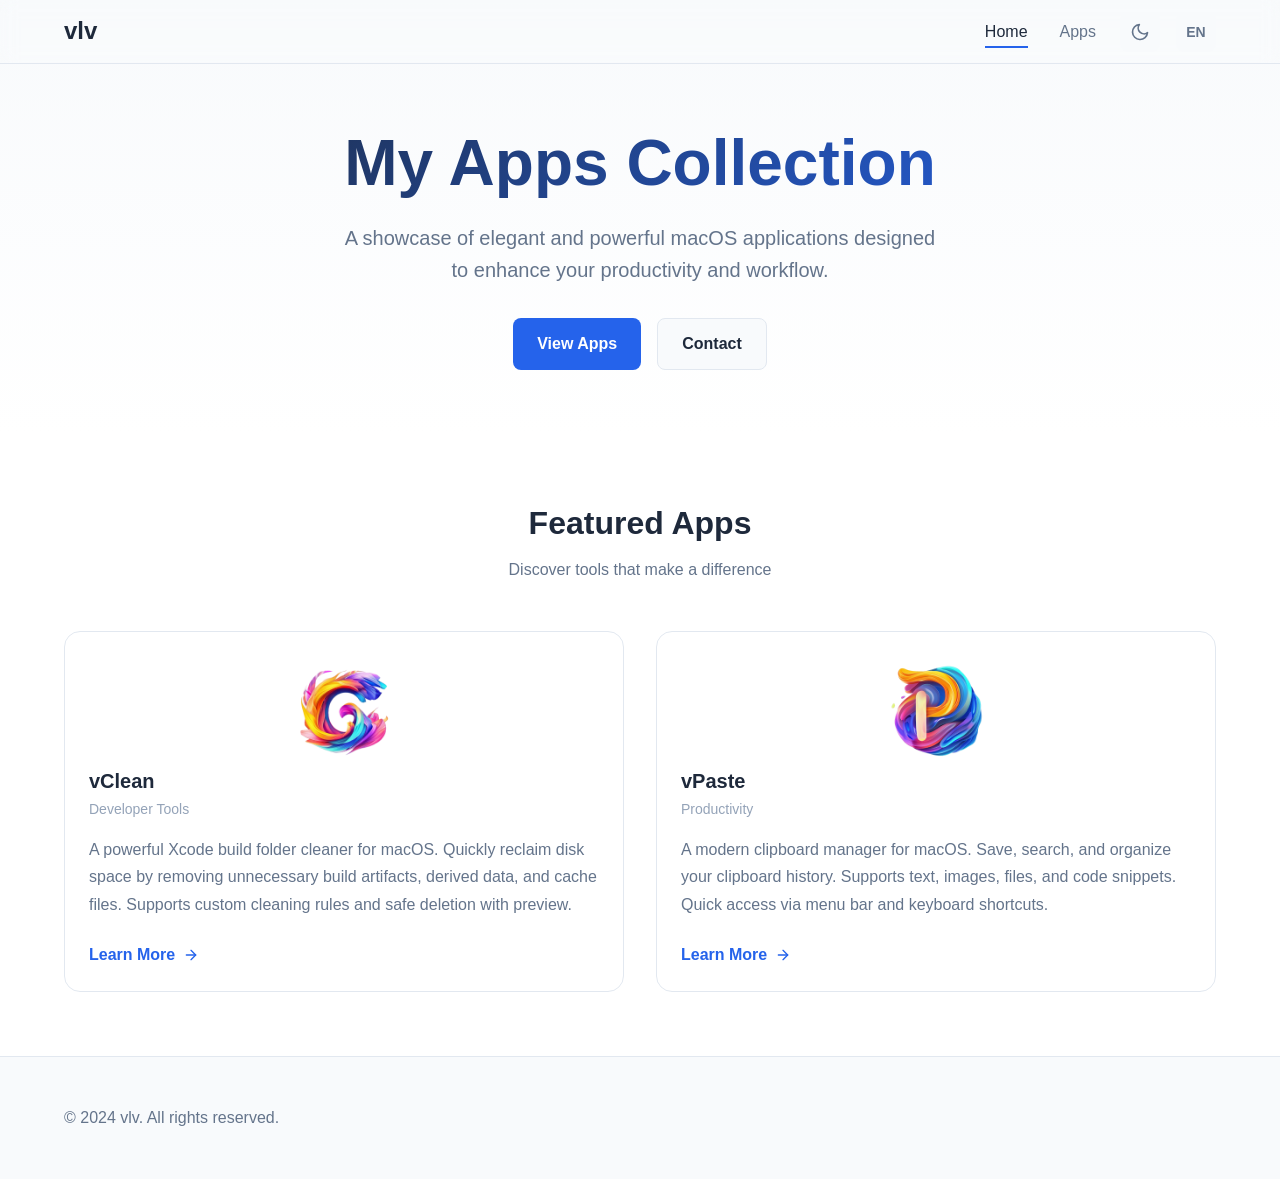
<file: index.html>
<!DOCTYPE html>
<html lang="en">
<head>
  <meta charset="UTF-8">
  <meta name="viewport" content="width=device-width, initial-scale=1.0">
  <title>My Apps | Personal Application Portfolio</title>
  <meta name="description" content="A showcase of elegant and powerful macOS applications designed to enhance your productivity and workflow.">
  <meta name="keywords" content="macOS apps, productivity tools, developer tools, clipboard manager">
  <meta name="author" content="vlv">
  
  <!-- Open Graph -->
  <meta property="og:title" content="My Apps | Personal Application Portfolio">
  <meta property="og:description" content="Discover elegant and powerful macOS applications designed to enhance your productivity.">
  <meta property="og:type" content="website">
  <meta property="og:url" content="https://example.com">
  
  <!-- Twitter Card -->
  <meta name="twitter:card" content="summary_large_image">
  <meta name="twitter:title" content="My Apps | Personal Application Portfolio">
  <meta name="twitter:description" content="Discover elegant and powerful macOS applications designed to enhance your productivity.">
  
  <!-- Favicon -->
  <link rel="icon" type="image/png" href="/assets/images/favicon.png">
  
  <!-- Styles -->
  <link rel="stylesheet" href="./assets/css/styles.css">
</head>
<body>
  <!-- Header -->
  <header class="header">
    <div class="container header-content">
      <a href="/" class="logo">
        <span>vlv</span>
      </a>
      
      <nav class="nav">
        <ul class="nav-links">
          <li><a href="/" class="nav-link active" data-i18n="nav_home">Home</a></li>
          <li><a href="#apps" class="nav-link" data-i18n="nav_apps">Apps</a></li>
        </ul>
        
        <div class="header-actions">
          <button class="theme-toggle" aria-label="Toggle theme">
            <svg xmlns="http://www.w3.org/2000/svg" viewBox="0 0 24 24" fill="none" stroke="currentColor" stroke-width="2" stroke-linecap="round" stroke-linejoin="round">
              <path d="M21 12.79A9 9 0 1 1 11.21 3 7 7 0 0 0 21 12.79z"></path>
            </svg>
          </button>
          <button class="lang-toggle" aria-label="Toggle language">EN</button>
          <button class="mobile-menu-btn" aria-label="Toggle menu">
            <svg xmlns="http://www.w3.org/2000/svg" viewBox="0 0 24 24" fill="none" stroke="currentColor" stroke-width="2" stroke-linecap="round" stroke-linejoin="round">
              <line x1="3" y1="12" x2="21" y2="12"></line>
              <line x1="3" y1="6" x2="21" y2="6"></line>
              <line x1="3" y1="18" x2="21" y2="18"></line>
            </svg>
          </button>
        </div>
      </nav>
    </div>
  </header>

  <!-- Hero Section -->
  <section class="hero">
    <div class="container">
      <h1 class="hero-title" data-i18n="hero_title">My Apps Collection</h1>
      <p class="hero-subtitle" data-i18n="hero_subtitle">A showcase of elegant and powerful macOS applications designed to enhance your productivity and workflow.</p>
      <div class="hero-actions">
        <a href="#apps" class="btn btn-primary" data-i18n="hero_cta_apps">View Apps</a>
        <a href="mailto:contact@example.com" class="btn btn-secondary" data-i18n="hero_cta_contact">Contact</a>
      </div>
    </div>
  </section>

  <!-- Apps Section -->
  <section class="apps-section" id="apps">
    <div class="container">
      <div class="section-header">
        <h2 class="section-title" data-i18n="apps_title">Featured Apps</h2>
        <p class="section-subtitle" data-i18n="apps_subtitle">Discover tools that make a difference</p>
      </div>
      
      <div class="apps-grid">
        <!-- vClean App Card -->
        <article class="app-card">
          <div class="app-card-icon-wrapper">
            <img src="/assets/images/vclean/icon.png" alt="vClean Icon" class="app-card-icon-large">
          </div>
          <div class="app-card-content">
            <div class="app-card-header">
              <div>
                <h3 class="app-card-title" data-i18n="vclean_name">vClean</h3>
                <span class="app-card-category" data-i18n="vclean_category">Developer Tools</span>
              </div>
            </div>
            <p class="app-card-description" data-i18n="vclean_description">A powerful Xcode build folder cleaner for macOS. Quickly reclaim disk space by removing unnecessary build artifacts, derived data, and cache files.</p>
            <div class="app-card-footer">
              <a href="/vclean/" class="app-card-link">
                <span data-i18n="app_learn_more">Learn More</span>
                <svg xmlns="http://www.w3.org/2000/svg" viewBox="0 0 24 24" fill="none" stroke="currentColor" stroke-width="2" stroke-linecap="round" stroke-linejoin="round">
                  <line x1="5" y1="12" x2="19" y2="12"></line>
                  <polyline points="12 5 19 12 12 19"></polyline>
                </svg>
              </a>
            </div>
          </div>
        </article>

        <!-- vPaste App Card -->
        <article class="app-card">
          <div class="app-card-icon-wrapper">
            <img src="/assets/images/vpaste/icon.png" alt="vPaste Icon" class="app-card-icon-large">
          </div>
          <div class="app-card-content">
            <div class="app-card-header">
              <div>
                <h3 class="app-card-title" data-i18n="vpaste_name">vPaste</h3>
                <span class="app-card-category" data-i18n="vpaste_category">Productivity</span>
              </div>
            </div>
            <p class="app-card-description" data-i18n="vpaste_description">A modern clipboard manager for macOS. Save, search, and organize your clipboard history. Supports text, images, files, and code snippets.</p>
            <div class="app-card-footer">
              <a href="/vpaste/" class="app-card-link">
                <span data-i18n="app_learn_more">Learn More</span>
                <svg xmlns="http://www.w3.org/2000/svg" viewBox="0 0 24 24" fill="none" stroke="currentColor" stroke-width="2" stroke-linecap="round" stroke-linejoin="round">
                  <line x1="5" y1="12" x2="19" y2="12"></line>
                  <polyline points="12 5 19 12 12 19"></polyline>
                </svg>
              </a>
            </div>
          </div>
        </article>
      </div>
    </div>
  </section>

  <!-- Footer -->
  <footer class="footer">
    <div class="container footer-content">
      <p class="footer-text">&copy; 2024 vlv. <span data-i18n="footer_rights">All rights reserved.</span></p>
    </div>
  </footer>

  <!-- Scripts -->
  <script src="/assets/js/i18n.js"></script>
  <script src="/assets/js/main.js"></script>
</body>
</html>
</file>
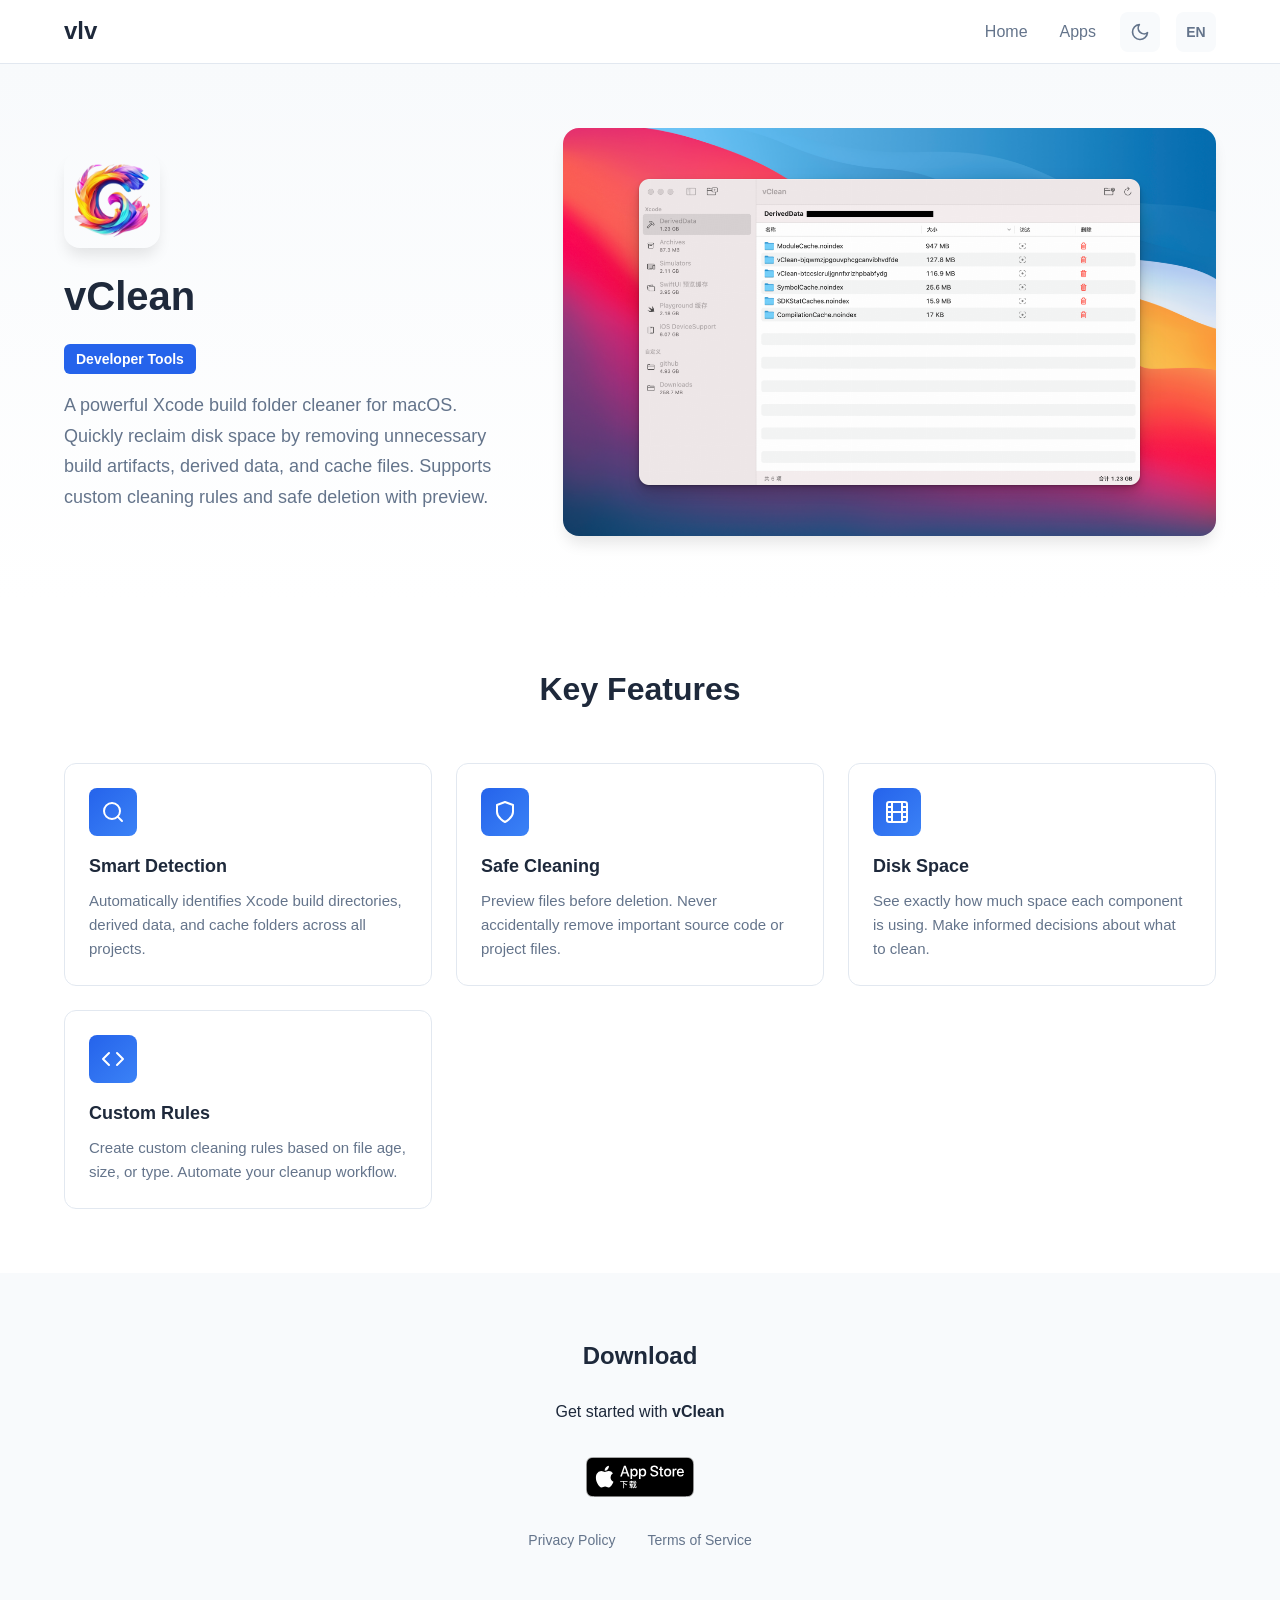
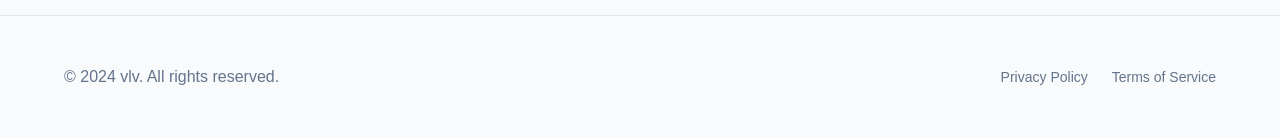
<file: vclean/index.html>
<!DOCTYPE html>
<html lang="en">
<head>
  <meta charset="UTF-8">
  <meta name="viewport" content="width=device-width, initial-scale=1.0">
  <title>vClean | Xcode Build Folder Cleaner for macOS</title>
  <meta name="description" content="A powerful Xcode build folder cleaner for macOS. Quickly reclaim disk space by removing unnecessary build artifacts, derived data, and cache files.">
  <meta name="keywords" content="Xcode, cleaner, macOS, build, derived data, cache, disk space, developer tools">
  <meta name="author" content="vlv">
  <meta name="robots" content="index, follow">
  
  <!-- Open Graph -->
  <meta property="og:title" content="vClean | Xcode Build Folder Cleaner for macOS">
  <meta property="og:description" content="Quickly reclaim disk space by removing unnecessary build artifacts, derived data, and cache files.">
  <meta property="og:type" content="product">
  <meta property="og:url" content="https://example.com/vclean/">
  <meta property="og:image" content="../assets/images/vclean/vclean_sample.png">
  
  <!-- Twitter Card -->
  <meta name="twitter:card" content="summary_large_image">
  <meta name="twitter:title" content="vClean | Xcode Build Folder Cleaner">
  <meta name="twitter:description" content="Quickly reclaim disk space by removing unnecessary build artifacts.">
  
  <!-- Favicon -->
  <link rel="icon" type="image/png" href="../assets/images/vclean/icon.png">
  
  <!-- Styles -->
  <link rel="stylesheet" href="../assets/css/styles.css">
</head>
<body class="app-detail">
  <!-- Header -->
  <header class="header">
    <div class="container header-content">
      <a href="/" class="logo">
        <span>vlv</span>
      </a>
      
      <nav class="nav">
        <ul class="nav-links">
          <li><a href="/" class="nav-link" data-i18n="nav_home">Home</a></li>
          <li><a href="/#apps" class="nav-link" data-i18n="nav_apps">Apps</a></li>
        </ul>
        
        <div class="header-actions">
          <button class="theme-toggle" aria-label="Toggle theme">
            <svg xmlns="http://www.w3.org/2000/svg" viewBox="0 0 24 24" fill="none" stroke="currentColor" stroke-width="2" stroke-linecap="round" stroke-linejoin="round">
              <path d="M21 12.79A9 9 0 1 1 11.21 3 7 7 0 0 0 21 12.79z"></path>
            </svg>
          </button>
          <button class="lang-toggle" aria-label="Toggle language">EN</button>
          <button class="mobile-menu-btn" aria-label="Toggle menu">
            <svg xmlns="http://www.w3.org/2000/svg" viewBox="0 0 24 24" fill="none" stroke="currentColor" stroke-width="2" stroke-linecap="round" stroke-linejoin="round">
              <line x1="3" y1="12" x2="21" y2="12"></line>
              <line x1="3" y1="6" x2="21" y2="6"></line>
              <line x1="3" y1="18" x2="21" y2="18"></line>
            </svg>
          </button>
        </div>
      </nav>
    </div>
  </header>

  <!-- App Hero -->
  <section class="app-hero">
    <div class="container">
      <div class="app-hero-content">
        <div class="app-hero-info">
          <img src="../assets/images/vclean/icon.png" alt="vClean Icon" class="app-detail-icon">
          <h1 class="app-detail-title" data-i18n="vclean_name">vClean</h1>
          <span class="app-detail-category" data-i18n="vclean_category">Developer Tools</span>
          <p class="app-detail-description" data-i18n="vclean_description">A powerful Xcode build folder cleaner for macOS. Quickly reclaim disk space by removing unnecessary build artifacts, derived data, and cache files.</p>
        </div>
        <div class="app-hero-screenshot">
          <img src="../assets/images/vclean/vclean_sample.png" alt="vClean Screenshot">
        </div>
      </div>
    </div>
  </section>

  <!-- Features Section -->
  <section class="app-features">
    <div class="container">
      <div class="section-header">
        <h2 class="section-title" data-i18n="app_features">Key Features</h2>
      </div>
      
      <div class="features-grid">
        <article class="feature-card">
          <div class="feature-icon">
            <svg xmlns="http://www.w3.org/2000/svg" viewBox="0 0 24 24" fill="none" stroke="currentColor" stroke-width="2" stroke-linecap="round" stroke-linejoin="round">
              <circle cx="11" cy="11" r="8"></circle>
              <line x1="21" y1="21" x2="16.65" y2="16.65"></line>
            </svg>
          </div>
          <h3 class="feature-title" data-i18n="vclean_feature_1_title">Smart Detection</h3>
          <p class="feature-description" data-i18n="vclean_feature_1_desc">Automatically identifies Xcode build directories, derived data, and cache folders across all projects.</p>
        </article>
        
        <article class="feature-card">
          <div class="feature-icon">
            <svg xmlns="http://www.w3.org/2000/svg" viewBox="0 0 24 24" fill="none" stroke="currentColor" stroke-width="2" stroke-linecap="round" stroke-linejoin="round">
              <path d="M12 22s8-4 8-10V5l-8-3-8 3v7c0 6 8 10 8 10z"></path>
            </svg>
          </div>
          <h3 class="feature-title" data-i18n="vclean_feature_2_title">Safe Cleaning</h3>
          <p class="feature-description" data-i18n="vclean_feature_2_desc">Preview files before deletion. Never accidentally remove important source code or project files.</p>
        </article>
        
        <article class="feature-card">
          <div class="feature-icon">
            <svg xmlns="http://www.w3.org/2000/svg" viewBox="0 0 24 24" fill="none" stroke="currentColor" stroke-width="2" stroke-linecap="round" stroke-linejoin="round">
              <rect x="2" y="2" width="20" height="20" rx="2.18" ry="2.18"></rect>
              <line x1="7" y1="2" x2="7" y2="22"></line>
              <line x1="17" y1="2" x2="17" y2="22"></line>
              <line x1="2" y1="12" x2="22" y2="12"></line>
              <line x1="2" y1="7" x2="7" y2="7"></line>
              <line x1="2" y1="17" x2="7" y2="17"></line>
              <line x1="17" y1="17" x2="22" y2="17"></line>
              <line x1="17" y1="7" x2="22" y2="7"></line>
            </svg>
          </div>
          <h3 class="feature-title" data-i18n="vclean_feature_3_title">Disk Space</h3>
          <p class="feature-description" data-i18n="vclean_feature_3_desc">See exactly how much space each component is using. Make informed decisions about what to clean.</p>
        </article>
        
        <article class="feature-card">
          <div class="feature-icon">
            <svg xmlns="http://www.w3.org/2000/svg" viewBox="0 0 24 24" fill="none" stroke="currentColor" stroke-width="2" stroke-linecap="round" stroke-linejoin="round">
              <polyline points="16 18 22 12 16 6"></polyline>
              <polyline points="8 6 2 12 8 18"></polyline>
            </svg>
          </div>
          <h3 class="feature-title" data-i18n="vclean_feature_4_title">Custom Rules</h3>
          <p class="feature-description" data-i18n="vclean_feature_4_desc">Create custom cleaning rules based on file age, size, or type. Automate your cleanup workflow.</p>
        </article>
      </div>
    </div>
  </section>

  <!-- Download Section -->
  <section class="app-actions">
    <div class="container">
      <h2 class="app-actions-title" data-i18n="app_download_section">Download</h2>
      <p><span data-i18n="app_download_text">Get started with</span> <strong data-i18n="vclean_name">vClean</strong></p>
      <div class="download-buttons mt-4">
        <a href="https://apps.apple.com/cn/app/vclean/idYOUR_VCLEAN_ID?mt=12&itscg=30200&itsct=apps_box_badge&mttnsubad=YOUR_SUBADE_ID" target="_blank" rel="noopener noreferrer" class="app-store-link">
          <img src="../assets/images/Download-on-the-App-Store/CN/Black_lockup/SVG/Download_on_the_App_Store_Badge_CNSC_RGB_blk_092917.svg" alt="立即下载，就在 App Store" class="app-store-badge" data-theme-light="../assets/images/Download-on-the-App-Store/CN/Black_lockup/SVG/Download_on_the_App_Store_Badge_CNSC_RGB_blk_092917.svg" data-theme-dark="../assets/images/Download-on-the-App-Store/CN/White_lockup/SVG/Download_on_the_App_Store_Badge_CNSC_RGB_wht_092917.svg" />
        </a>
      </div>
      
      <div class="legal-links">
        <a href="privacy.html" data-i18n="footer_privacy">Privacy Policy</a>
        <a href="terms.html" data-i18n="footer_terms">Terms of Service</a>
      </div>
    </div>
  </section>

  <!-- Footer -->
  <footer class="footer">
    <div class="container footer-content">
      <p class="footer-text">&copy; 2024 vlv. <span data-i18n="footer_rights">All rights reserved.</span></p>
      <div class="footer-links">
        <a href="privacy.html" class="footer-link" data-i18n="footer_privacy">Privacy Policy</a>
        <a href="terms.html" class="footer-link" data-i18n="footer_terms">Terms of Service</a>
      </div>
    </div>
  </footer>

  <!-- Scripts -->
  <script src="../assets/js/i18n.js"></script>
  <script src="../assets/js/main.js"></script>
</body>
</html>
</file>
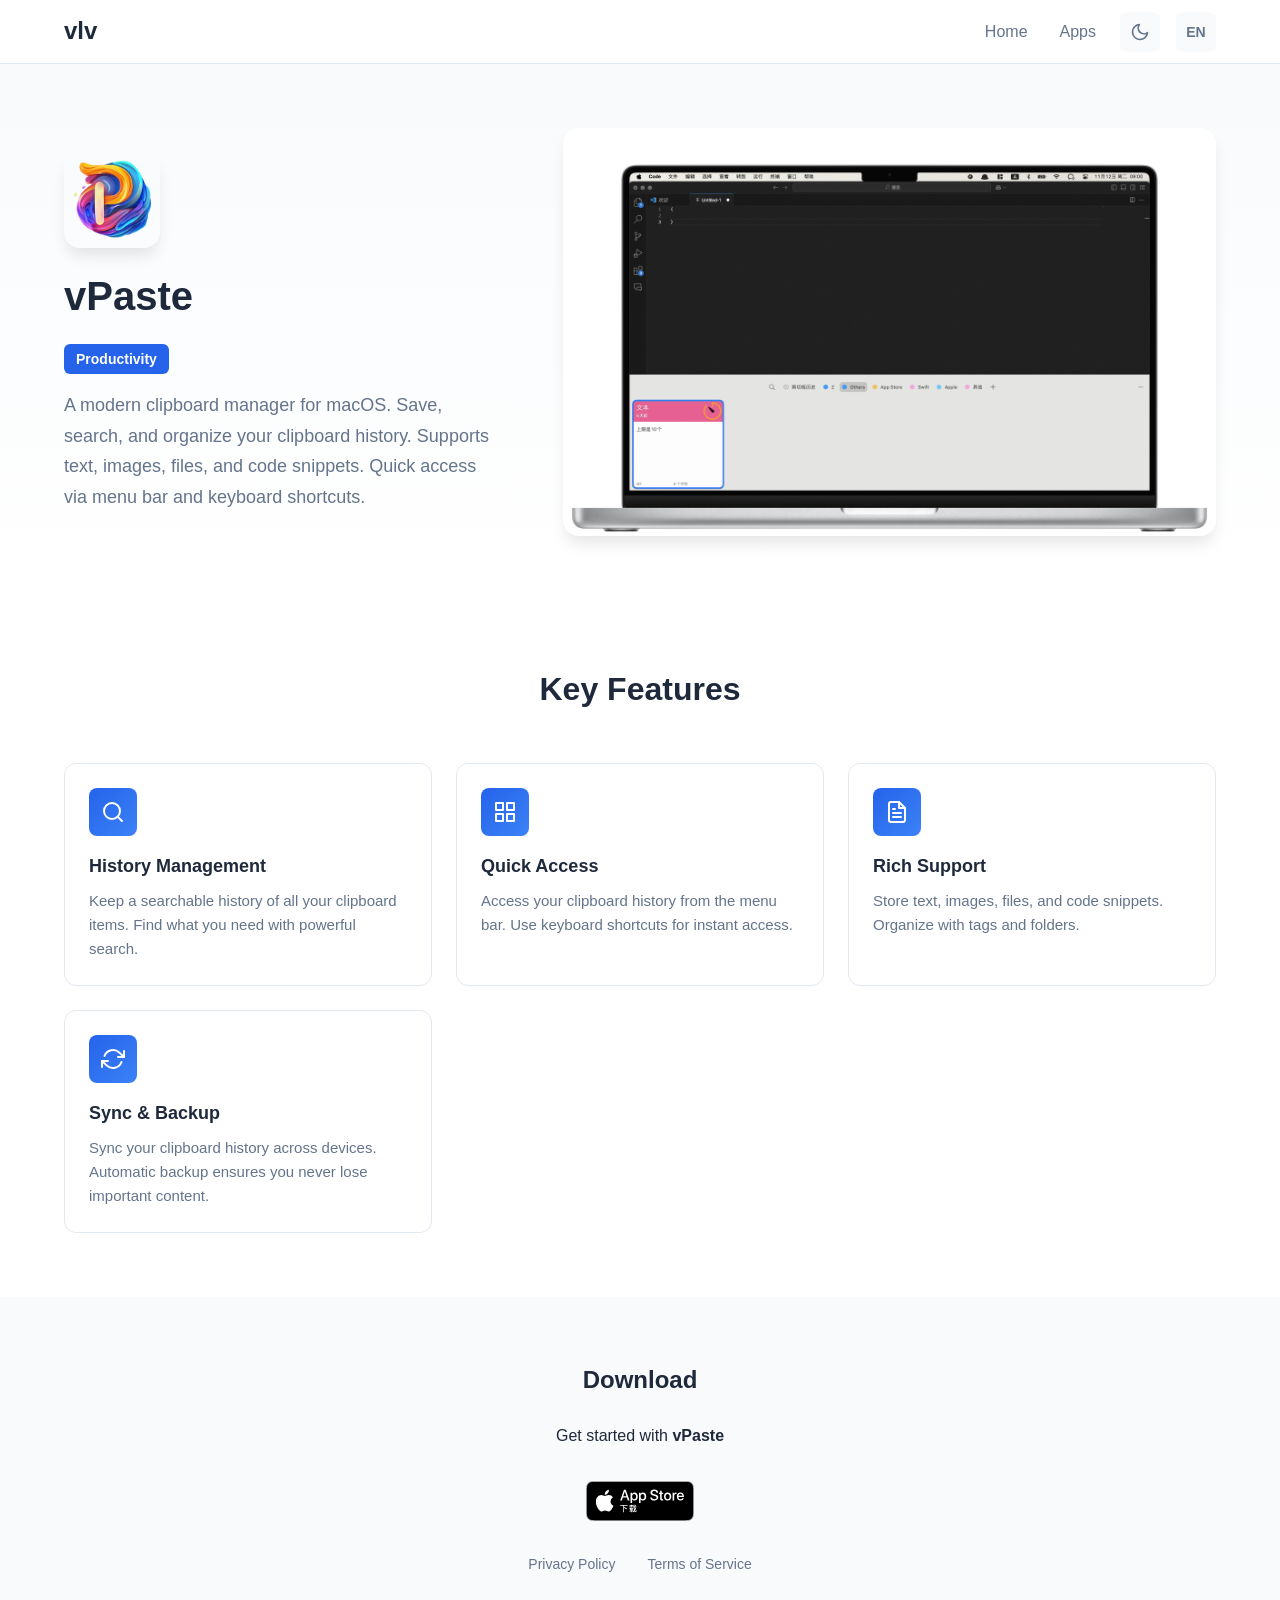
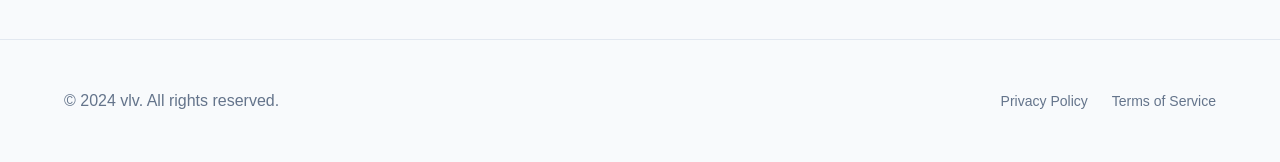
<file: vpaste/index.html>
<!DOCTYPE html>
<html lang="en">
<head>
  <meta charset="UTF-8">
  <meta name="viewport" content="width=device-width, initial-scale=1.0">
  <title>vPaste | Modern Clipboard Manager for macOS</title>
  <meta name="description" content="A modern clipboard manager for macOS. Save, search, and organize your clipboard history. Supports text, images, files, and code snippets.">
  <meta name="keywords" content="clipboard, manager, macOS, productivity, snippets, history, copy, paste">
  <meta name="author" content="vlv">
  <meta name="robots" content="index, follow">
  
  <!-- Open Graph -->
  <meta property="og:title" content="vPaste | Modern Clipboard Manager for macOS">
  <meta property="og:description" content="Save, search, and organize your clipboard history. Supports text, images, files, and code snippets.">
  <meta property="og:type" content="product">
  <meta property="og:url" content="https://example.com/vpaste/">
  <meta property="og:image" content="../assets/images/vpaste/vpaste_sample.png">
  
  <!-- Twitter Card -->
  <meta name="twitter:card" content="summary_large_image">
  <meta name="twitter:title" content="vPaste | Modern Clipboard Manager">
  <meta name="twitter:description" content="Save, search, and organize your clipboard history.">
  
  <!-- Favicon -->
  <link rel="icon" type="image/png" href="../assets/images/vpaste/icon.png">
  
  <!-- Styles -->
  <link rel="stylesheet" href="../assets/css/styles.css">
</head>
<body class="app-detail">
  <!-- Header -->
  <header class="header">
    <div class="container header-content">
      <a href="/" class="logo">
        <span>vlv</span>
      </a>
      
      <nav class="nav">
        <ul class="nav-links">
          <li><a href="/" class="nav-link" data-i18n="nav_home">Home</a></li>
          <li><a href="/#apps" class="nav-link" data-i18n="nav_apps">Apps</a></li>
        </ul>
        
        <div class="header-actions">
          <button class="theme-toggle" aria-label="Toggle theme">
            <svg xmlns="http://www.w3.org/2000/svg" viewBox="0 0 24 24" fill="none" stroke="currentColor" stroke-width="2" stroke-linecap="round" stroke-linejoin="round">
              <path d="M21 12.79A9 9 0 1 1 11.21 3 7 7 0 0 0 21 12.79z"></path>
            </svg>
          </button>
          <button class="lang-toggle" aria-label="Toggle language">EN</button>
          <button class="mobile-menu-btn" aria-label="Toggle menu">
            <svg xmlns="http://www.w3.org/2000/svg" viewBox="0 0 24 24" fill="none" stroke="currentColor" stroke-width="2" stroke-linecap="round" stroke-linejoin="round">
              <line x1="3" y1="12" x2="21" y2="12"></line>
              <line x1="3" y1="6" x2="21" y2="6"></line>
              <line x1="3" y1="18" x2="21" y2="18"></line>
            </svg>
          </button>
        </div>
      </nav>
    </div>
  </header>

  <!-- App Hero -->
  <section class="app-hero">
    <div class="container">
      <div class="app-hero-content">
        <div class="app-hero-info">
          <img src="../assets/images/vpaste/icon.png" alt="vPaste Icon" class="app-detail-icon">
          <h1 class="app-detail-title" data-i18n="vpaste_name">vPaste</h1>
          <span class="app-detail-category" data-i18n="vpaste_category">Productivity</span>
          <p class="app-detail-description" data-i18n="vpaste_description">A modern clipboard manager for macOS. Save, search, and organize your clipboard history. Supports text, images, files, and code snippets.</p>
        </div>
        <div class="app-hero-screenshot">
          <img src="../assets/images/vpaste/vpaste_sample.png" alt="vPaste Screenshot">
        </div>
      </div>
    </div>
  </section>

  <!-- Features Section -->
  <section class="app-features">
    <div class="container">
      <div class="section-header">
        <h2 class="section-title" data-i18n="app_features">Key Features</h2>
      </div>
      
      <div class="features-grid">
        <article class="feature-card">
          <div class="feature-icon">
            <svg xmlns="http://www.w3.org/2000/svg" viewBox="0 0 24 24" fill="none" stroke="currentColor" stroke-width="2" stroke-linecap="round" stroke-linejoin="round">
              <circle cx="11" cy="11" r="8"></circle>
              <line x1="21" y1="21" x2="16.65" y2="16.65"></line>
            </svg>
          </div>
          <h3 class="feature-title" data-i18n="vpaste_feature_1_title">History Management</h3>
          <p class="feature-description" data-i18n="vpaste_feature_1_desc">Keep a searchable history of all your clipboard items. Find what you need with powerful search.</p>
        </article>
        
        <article class="feature-card">
          <div class="feature-icon">
            <svg xmlns="http://www.w3.org/2000/svg" viewBox="0 0 24 24" fill="none" stroke="currentColor" stroke-width="2" stroke-linecap="round" stroke-linejoin="round">
              <rect x="3" y="3" width="7" height="7"></rect>
              <rect x="14" y="3" width="7" height="7"></rect>
              <rect x="14" y="14" width="7" height="7"></rect>
              <rect x="3" y="14" width="7" height="7"></rect>
            </svg>
          </div>
          <h3 class="feature-title" data-i18n="vpaste_feature_2_title">Quick Access</h3>
          <p class="feature-description" data-i18n="vpaste_feature_2_desc">Access your clipboard history from the menu bar. Use keyboard shortcuts for instant access.</p>
        </article>
        
        <article class="feature-card">
          <div class="feature-icon">
            <svg xmlns="http://www.w3.org/2000/svg" viewBox="0 0 24 24" fill="none" stroke="currentColor" stroke-width="2" stroke-linecap="round" stroke-linejoin="round">
              <path d="M14 2H6a2 2 0 0 0-2 2v16a2 2 0 0 0 2 2h12a2 2 0 0 0 2-2V8z"></path>
              <polyline points="14 2 14 8 20 8"></polyline>
              <line x1="16" y1="13" x2="8" y2="13"></line>
              <line x1="16" y1="17" x2="8" y2="17"></line>
              <polyline points="10 9 9 9 8 9"></polyline>
            </svg>
          </div>
          <h3 class="feature-title" data-i18n="vpaste_feature_3_title">Rich Support</h3>
          <p class="feature-description" data-i18n="vpaste_feature_3_desc">Store text, images, files, and code snippets. Organize with tags and folders.</p>
        </article>
        
        <article class="feature-card">
          <div class="feature-icon">
            <svg xmlns="http://www.w3.org/2000/svg" viewBox="0 0 24 24" fill="none" stroke="currentColor" stroke-width="2" stroke-linecap="round" stroke-linejoin="round">
              <polyline points="23 4 23 10 17 10"></polyline>
              <polyline points="1 20 1 14 7 14"></polyline>
              <path d="M3.51 9a9 9 0 0 1 14.85-3.36L23 10M1 14l4.64 4.36A9 9 0 0 0 20.49 15"></path>
            </svg>
          </div>
          <h3 class="feature-title" data-i18n="vpaste_feature_4_title">Sync & Backup</h3>
          <p class="feature-description" data-i18n="vpaste_feature_4_desc">Sync your clipboard history across devices. Automatic backup ensures you never lose important content.</p>
        </article>
      </div>
    </div>
  </section>

  <!-- Download Section -->
  <section class="app-actions">
    <div class="container">
      <h2 class="app-actions-title" data-i18n="app_download_section">Download</h2>
      <p><span data-i18n="app_download_text">Get started with</span> <strong data-i18n="vpaste_name">vPaste</strong></p>
      <div class="download-buttons mt-4">
        <a href="https://apps.apple.com/cn/app/vpaste/id6444913968?mt=12&itscg=30200&itsct=apps_box_badge&mttnsubad=6444913968" target="_blank" rel="noopener noreferrer" class="app-store-link">
          <img src="../assets/images/Download-on-the-App-Store/CN/Black_lockup/SVG/Download_on_the_App_Store_Badge_CNSC_RGB_blk_092917.svg" alt="立即下载，就在 App Store" class="app-store-badge" data-theme-light="../assets/images/Download-on-the-App-Store/CN/Black_lockup/SVG/Download_on_the_App_Store_Badge_CNSC_RGB_blk_092917.svg" data-theme-dark="../assets/images/Download-on-the-App-Store/CN/White_lockup/SVG/Download_on_the_App_Store_Badge_CNSC_RGB_wht_092917.svg" />
        </a>
      </div>
      
      <div class="legal-links">
        <a href="privacy.html" data-i18n="footer_privacy">Privacy Policy</a>
        <a href="terms.html" data-i18n="footer_terms">Terms of Service</a>
      </div>
    </div>
  </section>

  <!-- Footer -->
  <footer class="footer">
    <div class="container footer-content">
      <p class="footer-text">&copy; 2024 vlv. <span data-i18n="footer_rights">All rights reserved.</span></p>
      <div class="footer-links">
        <a href="privacy.html" class="footer-link" data-i18n="footer_privacy">Privacy Policy</a>
        <a href="terms.html" class="footer-link" data-i18n="footer_terms">Terms of Service</a>
      </div>
    </div>
  </footer>

  <!-- Scripts -->
  <script src="../assets/js/i18n.js"></script>
  <script src="../assets/js/main.js"></script>
</body>
</html>
</file>
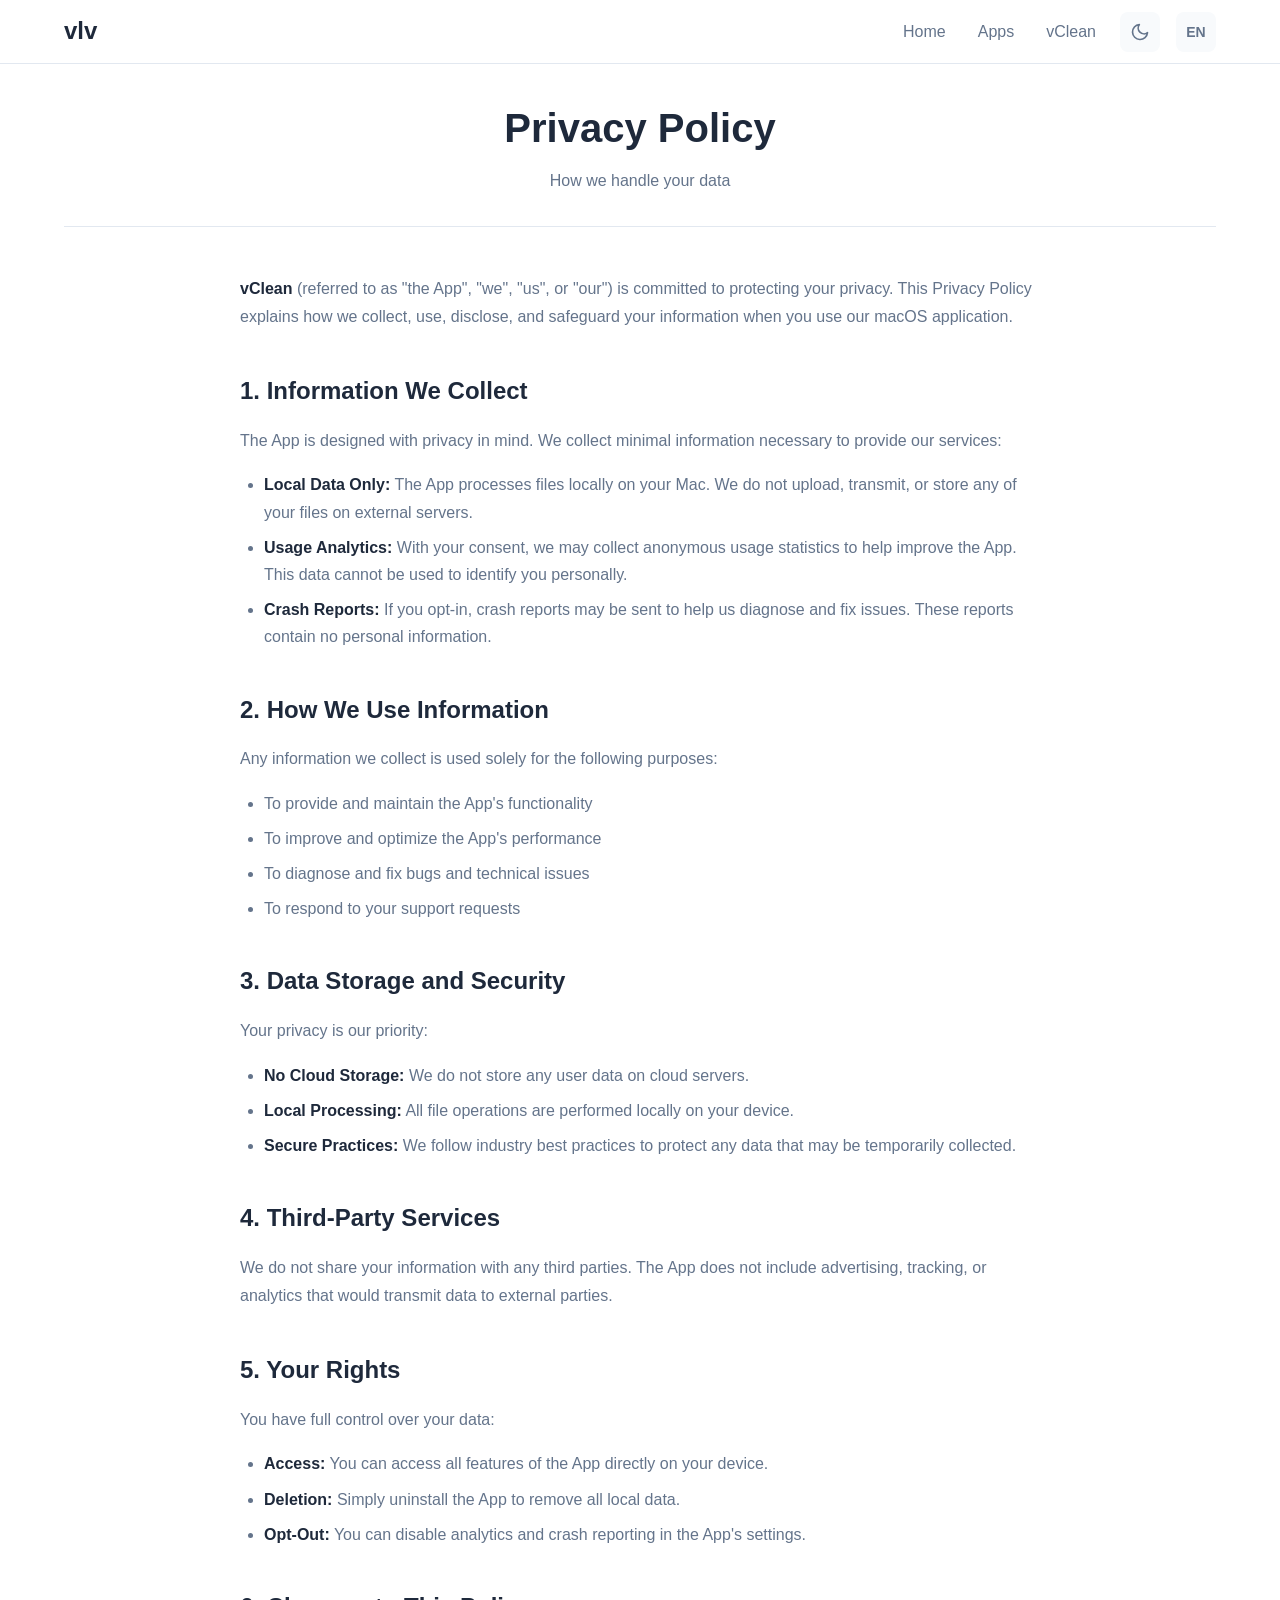
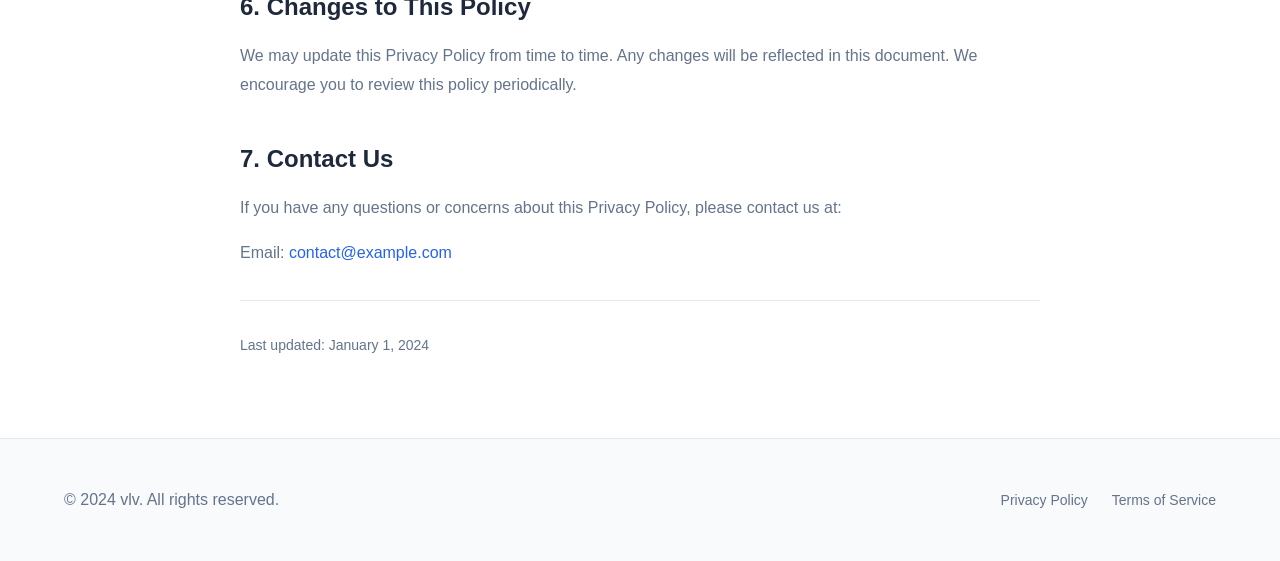
<file: vclean/privacy.html>
<!DOCTYPE html>
<html lang="en">
<head>
  <meta charset="UTF-8">
  <meta name="viewport" content="width=device-width, initial-scale=1.0">
  <title>Privacy Policy | vClean</title>
  <meta name="description" content="Privacy policy for vClean - Learn how we handle your data.">
  <meta name="robots" content="noindex, nofollow">
  
  <!-- Favicon -->
  <link rel="icon" type="image/png" href="../assets/images/vclean/icon.png">
  
  <!-- Styles -->
  <link rel="stylesheet" href="../assets/css/styles.css">
</head>
<body>
  <!-- Header -->
  <header class="header">
    <div class="container header-content">
      <a href="/" class="logo">
        <span>vlv</span>
      </a>
      
      <nav class="nav">
        <ul class="nav-links">
          <li><a href="/" class="nav-link" data-i18n="nav_home">Home</a></li>
          <li><a href="/#apps" class="nav-link" data-i18n="nav_apps">Apps</a></li>
          <li><a href="/vclean/" class="nav-link">vClean</a></li>
        </ul>
        
        <div class="header-actions">
          <button class="theme-toggle" aria-label="Toggle theme">
            <svg xmlns="http://www.w3.org/2000/svg" viewBox="0 0 24 24" fill="none" stroke="currentColor" stroke-width="2" stroke-linecap="round" stroke-linejoin="round">
              <path d="M21 12.79A9 9 0 1 1 11.21 3 7 7 0 0 0 21 12.79z"></path>
            </svg>
          </button>
          <button class="lang-toggle" aria-label="Toggle language">EN</button>
          <button class="mobile-menu-btn" aria-label="Toggle menu">
            <svg xmlns="http://www.w3.org/2000/svg" viewBox="0 0 24 24" fill="none" stroke="currentColor" stroke-width="2" stroke-linecap="round" stroke-linejoin="round">
              <line x1="3" y1="12" x2="21" y2="12"></line>
              <line x1="3" y1="6" x2="21" y2="6"></line>
              <line x1="3" y1="18" x2="21" y2="18"></line>
            </svg>
          </button>
        </div>
      </nav>
    </div>
  </header>

  <!-- Privacy Policy Content -->
  <main class="legal-page">
    <div class="container">
      <header class="legal-header">
        <h1 class="legal-title" data-i18n="privacy_title">Privacy Policy</h1>
        <p class="legal-subtitle" data-i18n="privacy_subtitle">How we handle your data</p>
      </header>
      
      <div class="legal-content">
        <p><strong data-i18n="vclean_name">vClean</strong> (referred to as "the App", "we", "us", or "our") is committed to protecting your privacy. This Privacy Policy explains how we collect, use, disclose, and safeguard your information when you use our macOS application.</p>
        
        <h2>1. Information We Collect</h2>
        <p>The App is designed with privacy in mind. We collect minimal information necessary to provide our services:</p>
        <ul>
          <li><strong>Local Data Only:</strong> The App processes files locally on your Mac. We do not upload, transmit, or store any of your files on external servers.</li>
          <li><strong>Usage Analytics:</strong> With your consent, we may collect anonymous usage statistics to help improve the App. This data cannot be used to identify you personally.</li>
          <li><strong>Crash Reports:</strong> If you opt-in, crash reports may be sent to help us diagnose and fix issues. These reports contain no personal information.</li>
        </ul>
        
        <h2>2. How We Use Information</h2>
        <p>Any information we collect is used solely for the following purposes:</p>
        <ul>
          <li>To provide and maintain the App's functionality</li>
          <li>To improve and optimize the App's performance</li>
          <li>To diagnose and fix bugs and technical issues</li>
          <li>To respond to your support requests</li>
        </ul>
        
        <h2>3. Data Storage and Security</h2>
        <p>Your privacy is our priority:</p>
        <ul>
          <li><strong>No Cloud Storage:</strong> We do not store any user data on cloud servers.</li>
          <li><strong>Local Processing:</strong> All file operations are performed locally on your device.</li>
          <li><strong>Secure Practices:</strong> We follow industry best practices to protect any data that may be temporarily collected.</li>
        </ul>
        
        <h2>4. Third-Party Services</h2>
        <p>We do not share your information with any third parties. The App does not include advertising, tracking, or analytics that would transmit data to external parties.</p>
        
        <h2>5. Your Rights</h2>
        <p>You have full control over your data:</p>
        <ul>
          <li><strong>Access:</strong> You can access all features of the App directly on your device.</li>
          <li><strong>Deletion:</strong> Simply uninstall the App to remove all local data.</li>
          <li><strong>Opt-Out:</strong> You can disable analytics and crash reporting in the App's settings.</li>
        </ul>
        
        <h2>6. Changes to This Policy</h2>
        <p>We may update this Privacy Policy from time to time. Any changes will be reflected in this document. We encourage you to review this policy periodically.</p>
        
        <h2>7. Contact Us</h2>
        <p>If you have any questions or concerns about this Privacy Policy, please contact us at:</p>
        <p>Email: <a href="mailto:contact@example.com">contact@example.com</a></p>
        
        <p class="legal-updated"><span data-i18n="updated">Last updated</span>: January 1, 2024</p>
      </div>
    </div>
  </main>

  <!-- Footer -->
  <footer class="footer">
    <div class="container footer-content">
      <p class="footer-text">&copy; 2024 vlv. <span data-i18n="footer_rights">All rights reserved.</span></p>
      <div class="footer-links">
        <a href="privacy.html" class="footer-link" data-i18n="footer_privacy">Privacy Policy</a>
        <a href="terms.html" class="footer-link" data-i18n="footer_terms">Terms of Service</a>
      </div>
    </div>
  </footer>

  <!-- Scripts -->
  <script src="../assets/js/i18n.js"></script>
  <script src="../assets/js/main.js"></script>
</body>
</html>
</file>
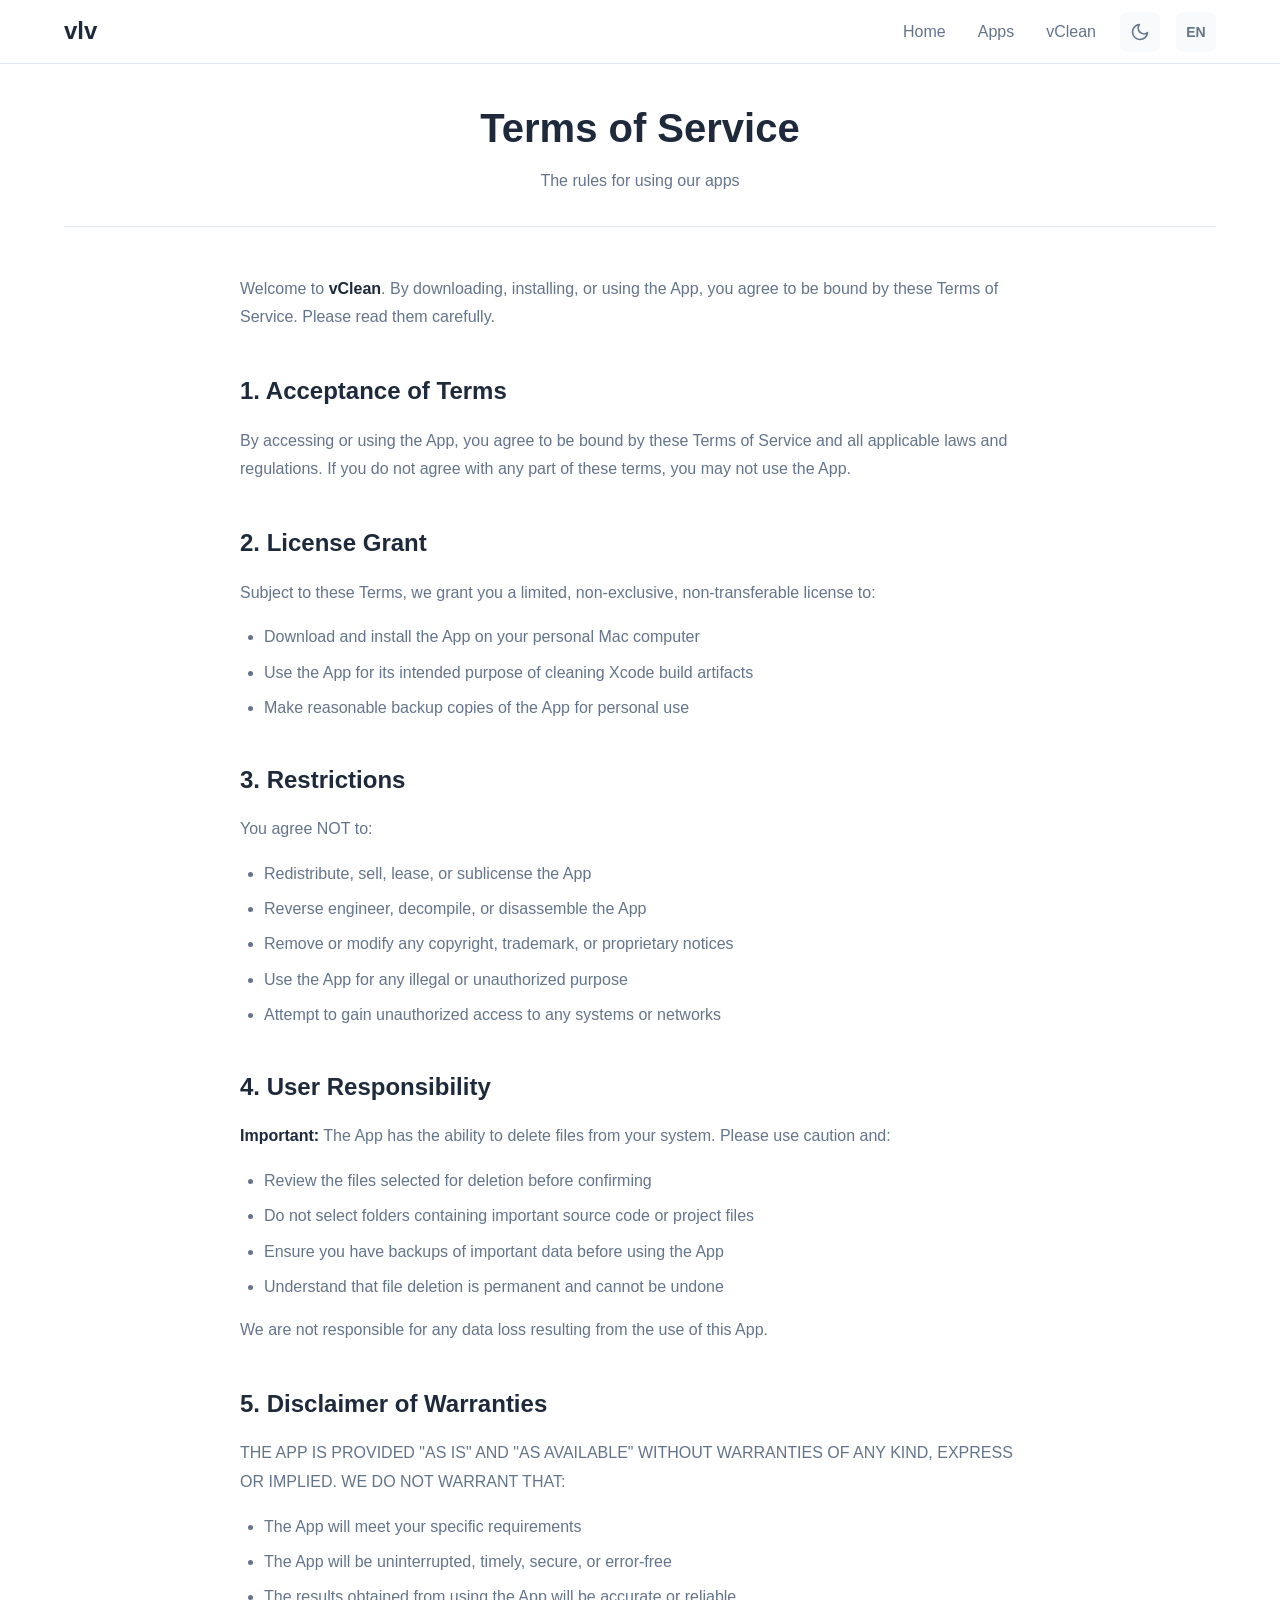
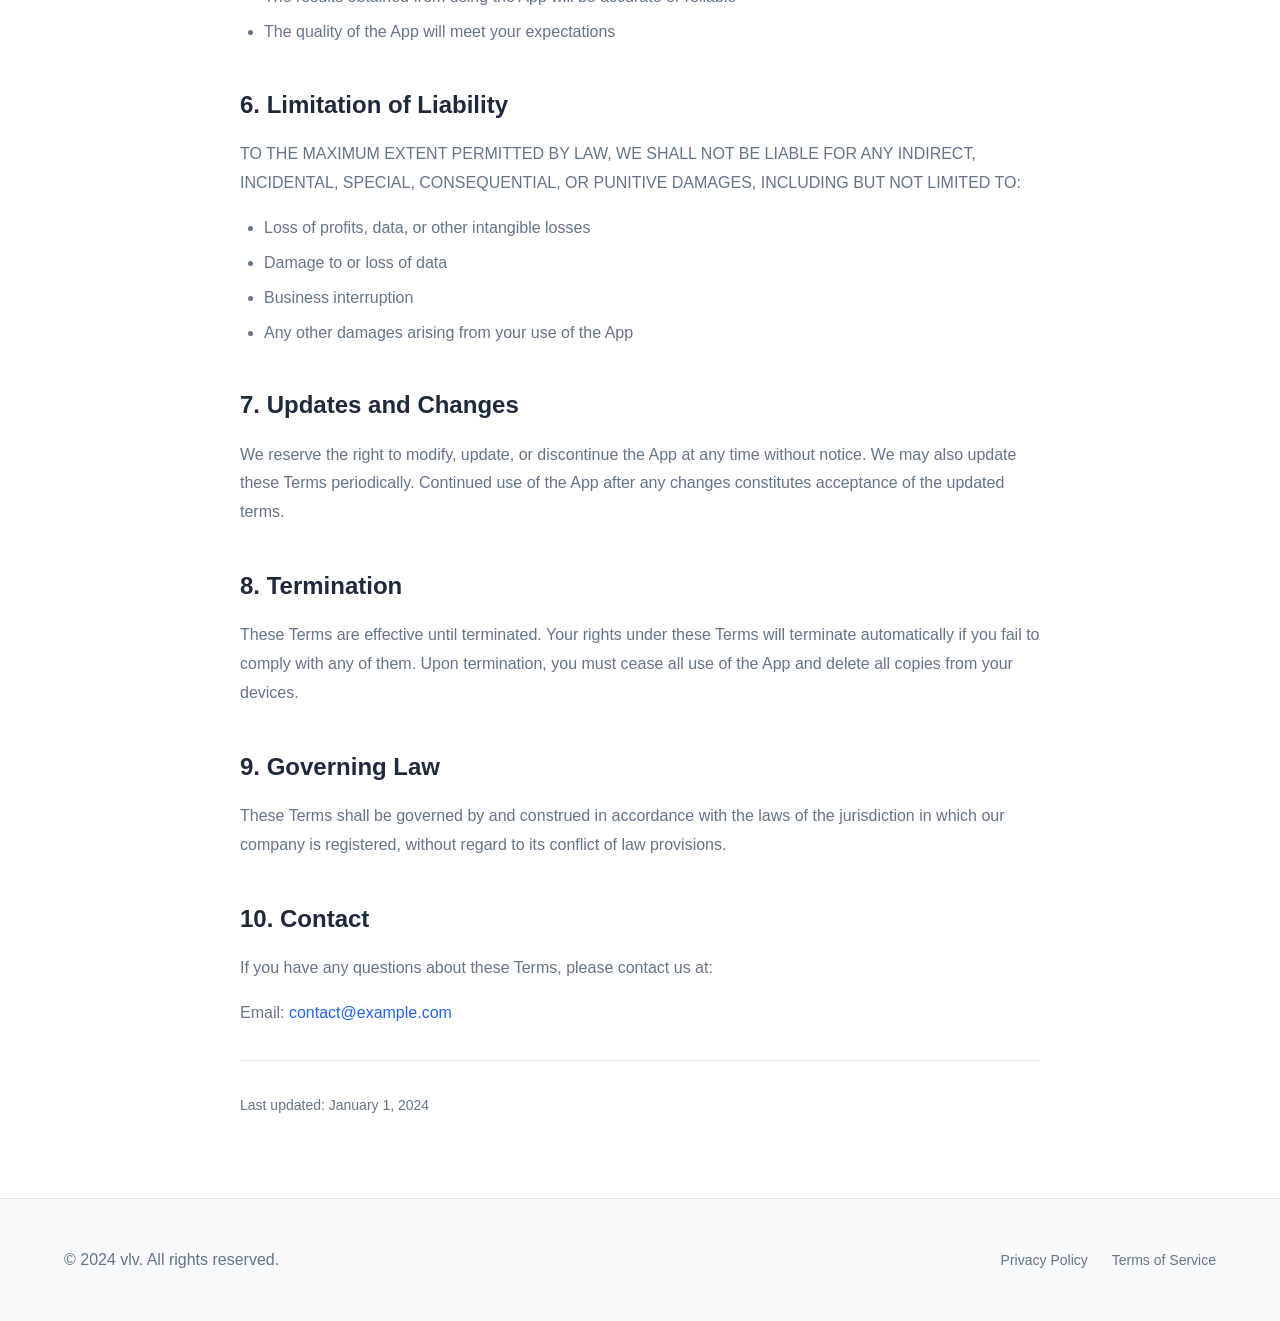
<file: vclean/terms.html>
<!DOCTYPE html>
<html lang="en">
<head>
  <meta charset="UTF-8">
  <meta name="viewport" content="width=device-width, initial-scale=1.0">
  <title>Terms of Service | vClean</title>
  <meta name="description" content="Terms of service for vClean - The rules for using our app.">
  <meta name="robots" content="noindex, nofollow">
  
  <!-- Favicon -->
  <link rel="icon" type="image/png" href="../assets/images/vclean/icon.png">
  
  <!-- Styles -->
  <link rel="stylesheet" href="../assets/css/styles.css">
</head>
<body>
  <!-- Header -->
  <header class="header">
    <div class="container header-content">
      <a href="/" class="logo">
        <span>vlv</span>
      </a>
      
      <nav class="nav">
        <ul class="nav-links">
          <li><a href="/" class="nav-link" data-i18n="nav_home">Home</a></li>
          <li><a href="/#apps" class="nav-link" data-i18n="nav_apps">Apps</a></li>
          <li><a href="/vclean/" class="nav-link">vClean</a></li>
        </ul>
        
        <div class="header-actions">
          <button class="theme-toggle" aria-label="Toggle theme">
            <svg xmlns="http://www.w3.org/2000/svg" viewBox="0 0 24 24" fill="none" stroke="currentColor" stroke-width="2" stroke-linecap="round" stroke-linejoin="round">
              <path d="M21 12.79A9 9 0 1 1 11.21 3 7 7 0 0 0 21 12.79z"></path>
            </svg>
          </button>
          <button class="lang-toggle" aria-label="Toggle language">EN</button>
          <button class="mobile-menu-btn" aria-label="Toggle menu">
            <svg xmlns="http://www.w3.org/2000/svg" viewBox="0 0 24 24" fill="none" stroke="currentColor" stroke-width="2" stroke-linecap="round" stroke-linejoin="round">
              <line x1="3" y1="12" x2="21" y2="12"></line>
              <line x1="3" y1="6" x2="21" y2="6"></line>
              <line x1="3" y1="18" x2="21" y2="18"></line>
            </svg>
          </button>
        </div>
      </nav>
    </div>
  </header>

  <!-- Terms of Service Content -->
  <main class="legal-page">
    <div class="container">
      <header class="legal-header">
        <h1 class="legal-title" data-i18n="terms_title">Terms of Service</h1>
        <p class="legal-subtitle" data-i18n="terms_subtitle">The rules for using our app</p>
      </header>
      
      <div class="legal-content">
        <p>Welcome to <strong data-i18n="vclean_name">vClean</strong>. By downloading, installing, or using the App, you agree to be bound by these Terms of Service. Please read them carefully.</p>
        
        <h2>1. Acceptance of Terms</h2>
        <p>By accessing or using the App, you agree to be bound by these Terms of Service and all applicable laws and regulations. If you do not agree with any part of these terms, you may not use the App.</p>
        
        <h2>2. License Grant</h2>
        <p>Subject to these Terms, we grant you a limited, non-exclusive, non-transferable license to:</p>
        <ul>
          <li>Download and install the App on your personal Mac computer</li>
          <li>Use the App for its intended purpose of cleaning Xcode build artifacts</li>
          <li>Make reasonable backup copies of the App for personal use</li>
        </ul>
        
        <h2>3. Restrictions</h2>
        <p>You agree NOT to:</p>
        <ul>
          <li>Redistribute, sell, lease, or sublicense the App</li>
          <li>Reverse engineer, decompile, or disassemble the App</li>
          <li>Remove or modify any copyright, trademark, or proprietary notices</li>
          <li>Use the App for any illegal or unauthorized purpose</li>
          <li>Attempt to gain unauthorized access to any systems or networks</li>
        </ul>
        
        <h2>4. User Responsibility</h2>
        <p><strong>Important:</strong> The App has the ability to delete files from your system. Please use caution and:</p>
        <ul>
          <li>Review the files selected for deletion before confirming</li>
          <li>Do not select folders containing important source code or project files</li>
          <li>Ensure you have backups of important data before using the App</li>
          <li>Understand that file deletion is permanent and cannot be undone</li>
        </ul>
        <p>We are not responsible for any data loss resulting from the use of this App.</p>
        
        <h2>5. Disclaimer of Warranties</h2>
        <p>THE APP IS PROVIDED "AS IS" AND "AS AVAILABLE" WITHOUT WARRANTIES OF ANY KIND, EXPRESS OR IMPLIED. WE DO NOT WARRANT THAT:</p>
        <ul>
          <li>The App will meet your specific requirements</li>
          <li>The App will be uninterrupted, timely, secure, or error-free</li>
          <li>The results obtained from using the App will be accurate or reliable</li>
          <li>The quality of the App will meet your expectations</li>
        </ul>
        
        <h2>6. Limitation of Liability</h2>
        <p>TO THE MAXIMUM EXTENT PERMITTED BY LAW, WE SHALL NOT BE LIABLE FOR ANY INDIRECT, INCIDENTAL, SPECIAL, CONSEQUENTIAL, OR PUNITIVE DAMAGES, INCLUDING BUT NOT LIMITED TO:</p>
        <ul>
          <li>Loss of profits, data, or other intangible losses</li>
          <li>Damage to or loss of data</li>
          <li>Business interruption</li>
          <li>Any other damages arising from your use of the App</li>
        </ul>
        
        <h2>7. Updates and Changes</h2>
        <p>We reserve the right to modify, update, or discontinue the App at any time without notice. We may also update these Terms periodically. Continued use of the App after any changes constitutes acceptance of the updated terms.</p>
        
        <h2>8. Termination</h2>
        <p>These Terms are effective until terminated. Your rights under these Terms will terminate automatically if you fail to comply with any of them. Upon termination, you must cease all use of the App and delete all copies from your devices.</p>
        
        <h2>9. Governing Law</h2>
        <p>These Terms shall be governed by and construed in accordance with the laws of the jurisdiction in which our company is registered, without regard to its conflict of law provisions.</p>
        
        <h2>10. Contact</h2>
        <p>If you have any questions about these Terms, please contact us at:</p>
        <p>Email: <a href="mailto:contact@example.com">contact@example.com</a></p>
        
        <p class="legal-updated"><span data-i18n="updated">Last updated</span>: January 1, 2024</p>
      </div>
    </div>
  </main>

  <!-- Footer -->
  <footer class="footer">
    <div class="container footer-content">
      <p class="footer-text">&copy; 2024 vlv. <span data-i18n="footer_rights">All rights reserved.</span></p>
      <div class="footer-links">
        <a href="privacy.html" class="footer-link" data-i18n="footer_privacy">Privacy Policy</a>
        <a href="terms.html" class="footer-link" data-i18n="footer_terms">Terms of Service</a>
      </div>
    </div>
  </footer>

  <!-- Scripts -->
  <script src="../assets/js/i18n.js"></script>
  <script src="../assets/js/main.js"></script>
</body>
</html>
</file>
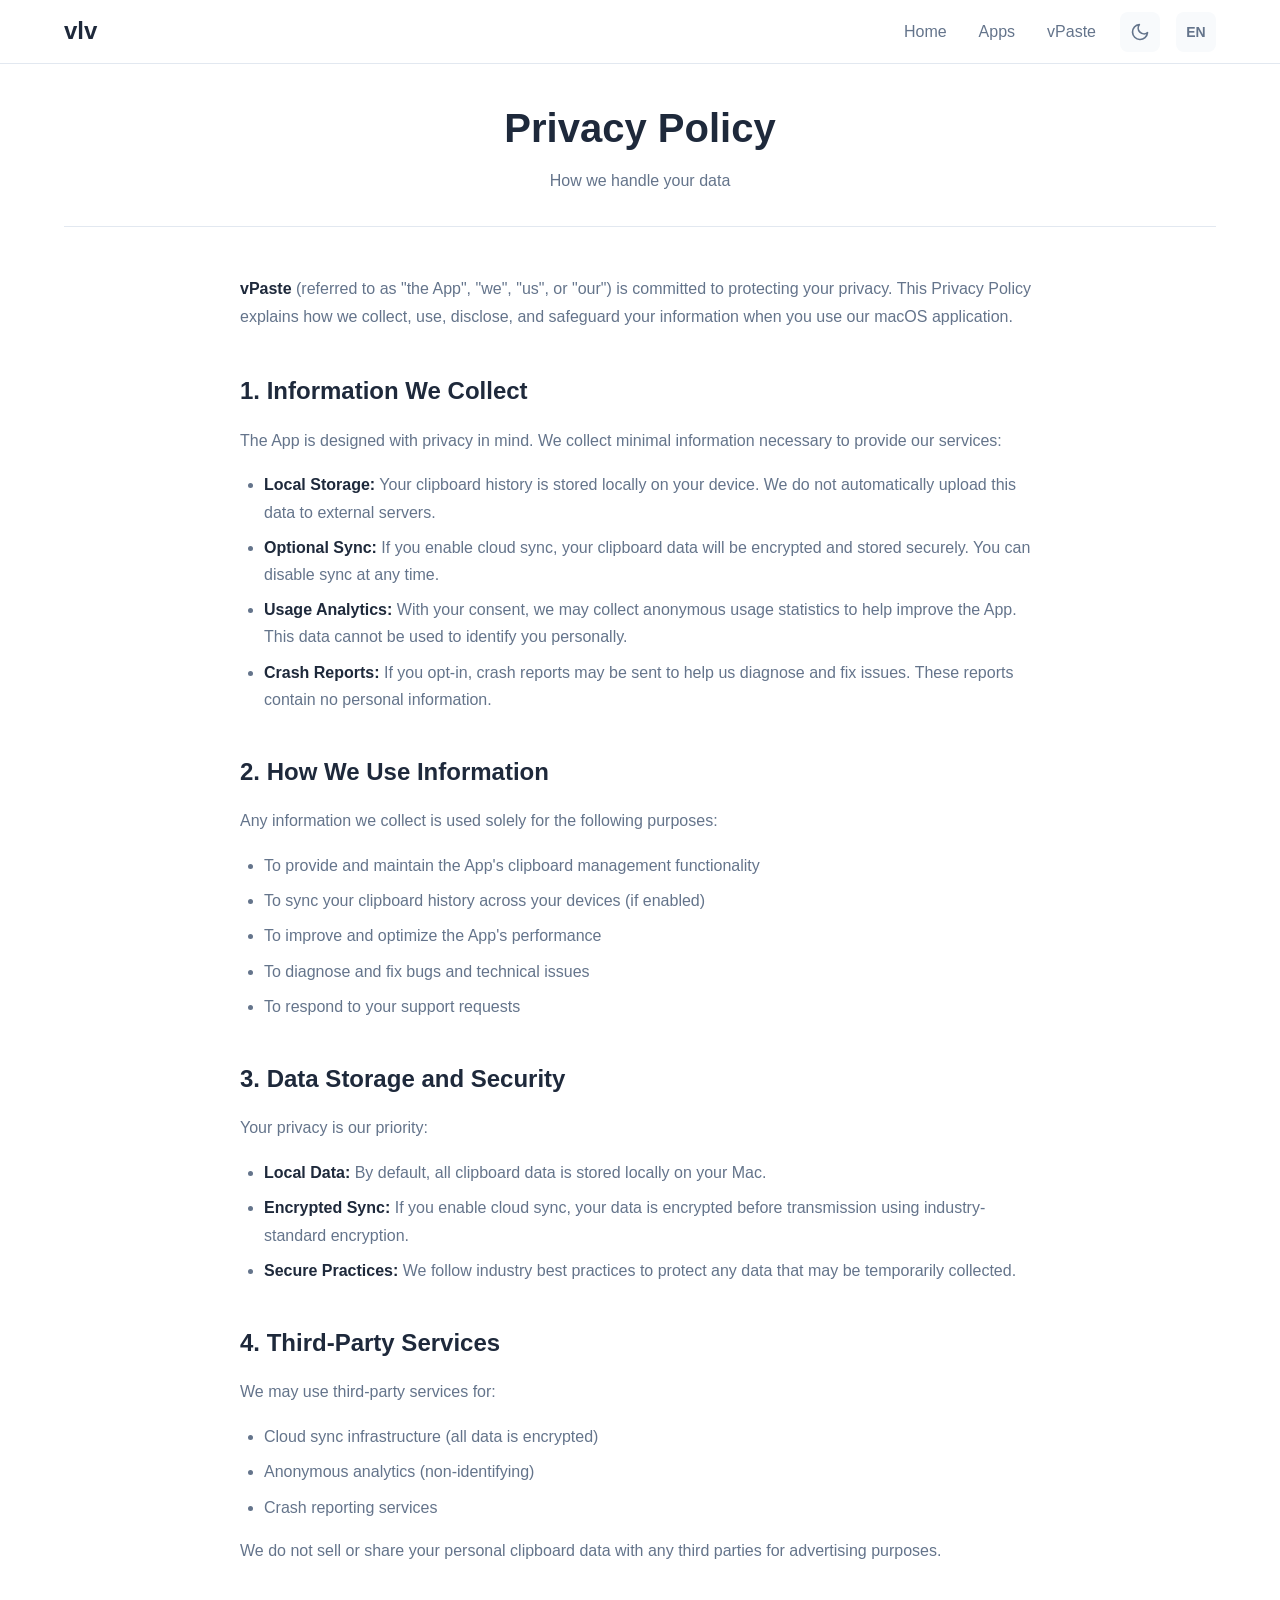
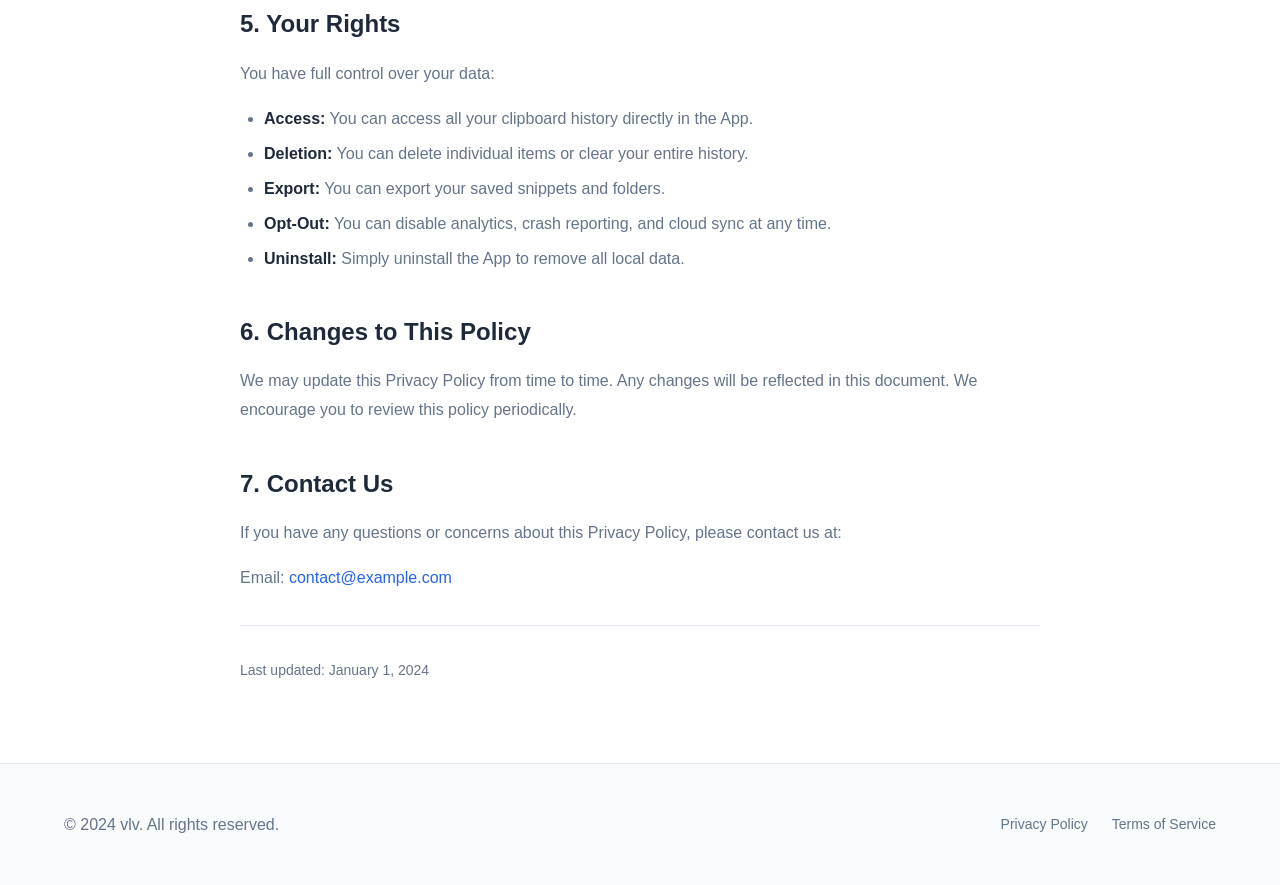
<file: vpaste/privacy.html>
<!DOCTYPE html>
<html lang="en">
<head>
  <meta charset="UTF-8">
  <meta name="viewport" content="width=device-width, initial-scale=1.0">
  <title>Privacy Policy | vPaste</title>
  <meta name="description" content="Privacy policy for vPaste - Learn how we handle your data.">
  <meta name="robots" content="noindex, nofollow">
  
  <!-- Favicon -->
  <link rel="icon" type="image/png" href="../assets/images/vpaste/icon.png">
  
  <!-- Styles -->
  <link rel="stylesheet" href="../assets/css/styles.css">
</head>
<body>
  <!-- Header -->
  <header class="header">
    <div class="container header-content">
      <a href="/" class="logo">
        <span>vlv</span>
      </a>
      
      <nav class="nav">
        <ul class="nav-links">
          <li><a href="/" class="nav-link" data-i18n="nav_home">Home</a></li>
          <li><a href="/#apps" class="nav-link" data-i18n="nav_apps">Apps</a></li>
          <li><a href="/vpaste/" class="nav-link">vPaste</a></li>
        </ul>
        
        <div class="header-actions">
          <button class="theme-toggle" aria-label="Toggle theme">
            <svg xmlns="http://www.w3.org/2000/svg" viewBox="0 0 24 24" fill="none" stroke="currentColor" stroke-width="2" stroke-linecap="round" stroke-linejoin="round">
              <path d="M21 12.79A9 9 0 1 1 11.21 3 7 7 0 0 0 21 12.79z"></path>
            </svg>
          </button>
          <button class="lang-toggle" aria-label="Toggle language">EN</button>
          <button class="mobile-menu-btn" aria-label="Toggle menu">
            <svg xmlns="http://www.w3.org/2000/svg" viewBox="0 0 24 24" fill="none" stroke="currentColor" stroke-width="2" stroke-linecap="round" stroke-linejoin="round">
              <line x1="3" y1="12" x2="21" y2="12"></line>
              <line x1="3" y1="6" x2="21" y2="6"></line>
              <line x1="3" y1="18" x2="21" y2="18"></line>
            </svg>
          </button>
        </div>
      </nav>
    </div>
  </header>

  <!-- Privacy Policy Content -->
  <main class="legal-page">
    <div class="container">
      <header class="legal-header">
        <h1 class="legal-title" data-i18n="privacy_title">Privacy Policy</h1>
        <p class="legal-subtitle" data-i18n="privacy_subtitle">How we handle your data</p>
      </header>
      
      <div class="legal-content">
        <p><strong data-i18n="vpaste_name">vPaste</strong> (referred to as "the App", "we", "us", or "our") is committed to protecting your privacy. This Privacy Policy explains how we collect, use, disclose, and safeguard your information when you use our macOS application.</p>
        
        <h2>1. Information We Collect</h2>
        <p>The App is designed with privacy in mind. We collect minimal information necessary to provide our services:</p>
        <ul>
          <li><strong>Local Storage:</strong> Your clipboard history is stored locally on your device. We do not automatically upload this data to external servers.</li>
          <li><strong>Optional Sync:</strong> If you enable cloud sync, your clipboard data will be encrypted and stored securely. You can disable sync at any time.</li>
          <li><strong>Usage Analytics:</strong> With your consent, we may collect anonymous usage statistics to help improve the App. This data cannot be used to identify you personally.</li>
          <li><strong>Crash Reports:</strong> If you opt-in, crash reports may be sent to help us diagnose and fix issues. These reports contain no personal information.</li>
        </ul>
        
        <h2>2. How We Use Information</h2>
        <p>Any information we collect is used solely for the following purposes:</p>
        <ul>
          <li>To provide and maintain the App's clipboard management functionality</li>
          <li>To sync your clipboard history across your devices (if enabled)</li>
          <li>To improve and optimize the App's performance</li>
          <li>To diagnose and fix bugs and technical issues</li>
          <li>To respond to your support requests</li>
        </ul>
        
        <h2>3. Data Storage and Security</h2>
        <p>Your privacy is our priority:</p>
        <ul>
          <li><strong>Local Data:</strong> By default, all clipboard data is stored locally on your Mac.</li>
          <li><strong>Encrypted Sync:</strong> If you enable cloud sync, your data is encrypted before transmission using industry-standard encryption.</li>
          <li><strong>Secure Practices:</strong> We follow industry best practices to protect any data that may be temporarily collected.</li>
        </ul>
        
        <h2>4. Third-Party Services</h2>
        <p>We may use third-party services for:</p>
        <ul>
          <li>Cloud sync infrastructure (all data is encrypted)</li>
          <li>Anonymous analytics (non-identifying)</li>
          <li>Crash reporting services</li>
        </ul>
        <p>We do not sell or share your personal clipboard data with any third parties for advertising purposes.</p>
        
        <h2>5. Your Rights</h2>
        <p>You have full control over your data:</p>
        <ul>
          <li><strong>Access:</strong> You can access all your clipboard history directly in the App.</li>
          <li><strong>Deletion:</strong> You can delete individual items or clear your entire history.</li>
          <li><strong>Export:</strong> You can export your saved snippets and folders.</li>
          <li><strong>Opt-Out:</strong> You can disable analytics, crash reporting, and cloud sync at any time.</li>
          <li><strong>Uninstall:</strong> Simply uninstall the App to remove all local data.</li>
        </ul>
        
        <h2>6. Changes to This Policy</h2>
        <p>We may update this Privacy Policy from time to time. Any changes will be reflected in this document. We encourage you to review this policy periodically.</p>
        
        <h2>7. Contact Us</h2>
        <p>If you have any questions or concerns about this Privacy Policy, please contact us at:</p>
        <p>Email: <a href="mailto:contact@example.com">contact@example.com</a></p>
        
        <p class="legal-updated"><span data-i18n="updated">Last updated</span>: January 1, 2024</p>
      </div>
    </div>
  </main>

  <!-- Footer -->
  <footer class="footer">
    <div class="container footer-content">
      <p class="footer-text">&copy; 2024 vlv. <span data-i18n="footer_rights">All rights reserved.</span></p>
      <div class="footer-links">
        <a href="privacy.html" class="footer-link" data-i18n="footer_privacy">Privacy Policy</a>
        <a href="terms.html" class="footer-link" data-i18n="footer_terms">Terms of Service</a>
      </div>
    </div>
  </footer>

  <!-- Scripts -->
  <script src="../assets/js/i18n.js"></script>
  <script src="../assets/js/main.js"></script>
</body>
</html>
</file>
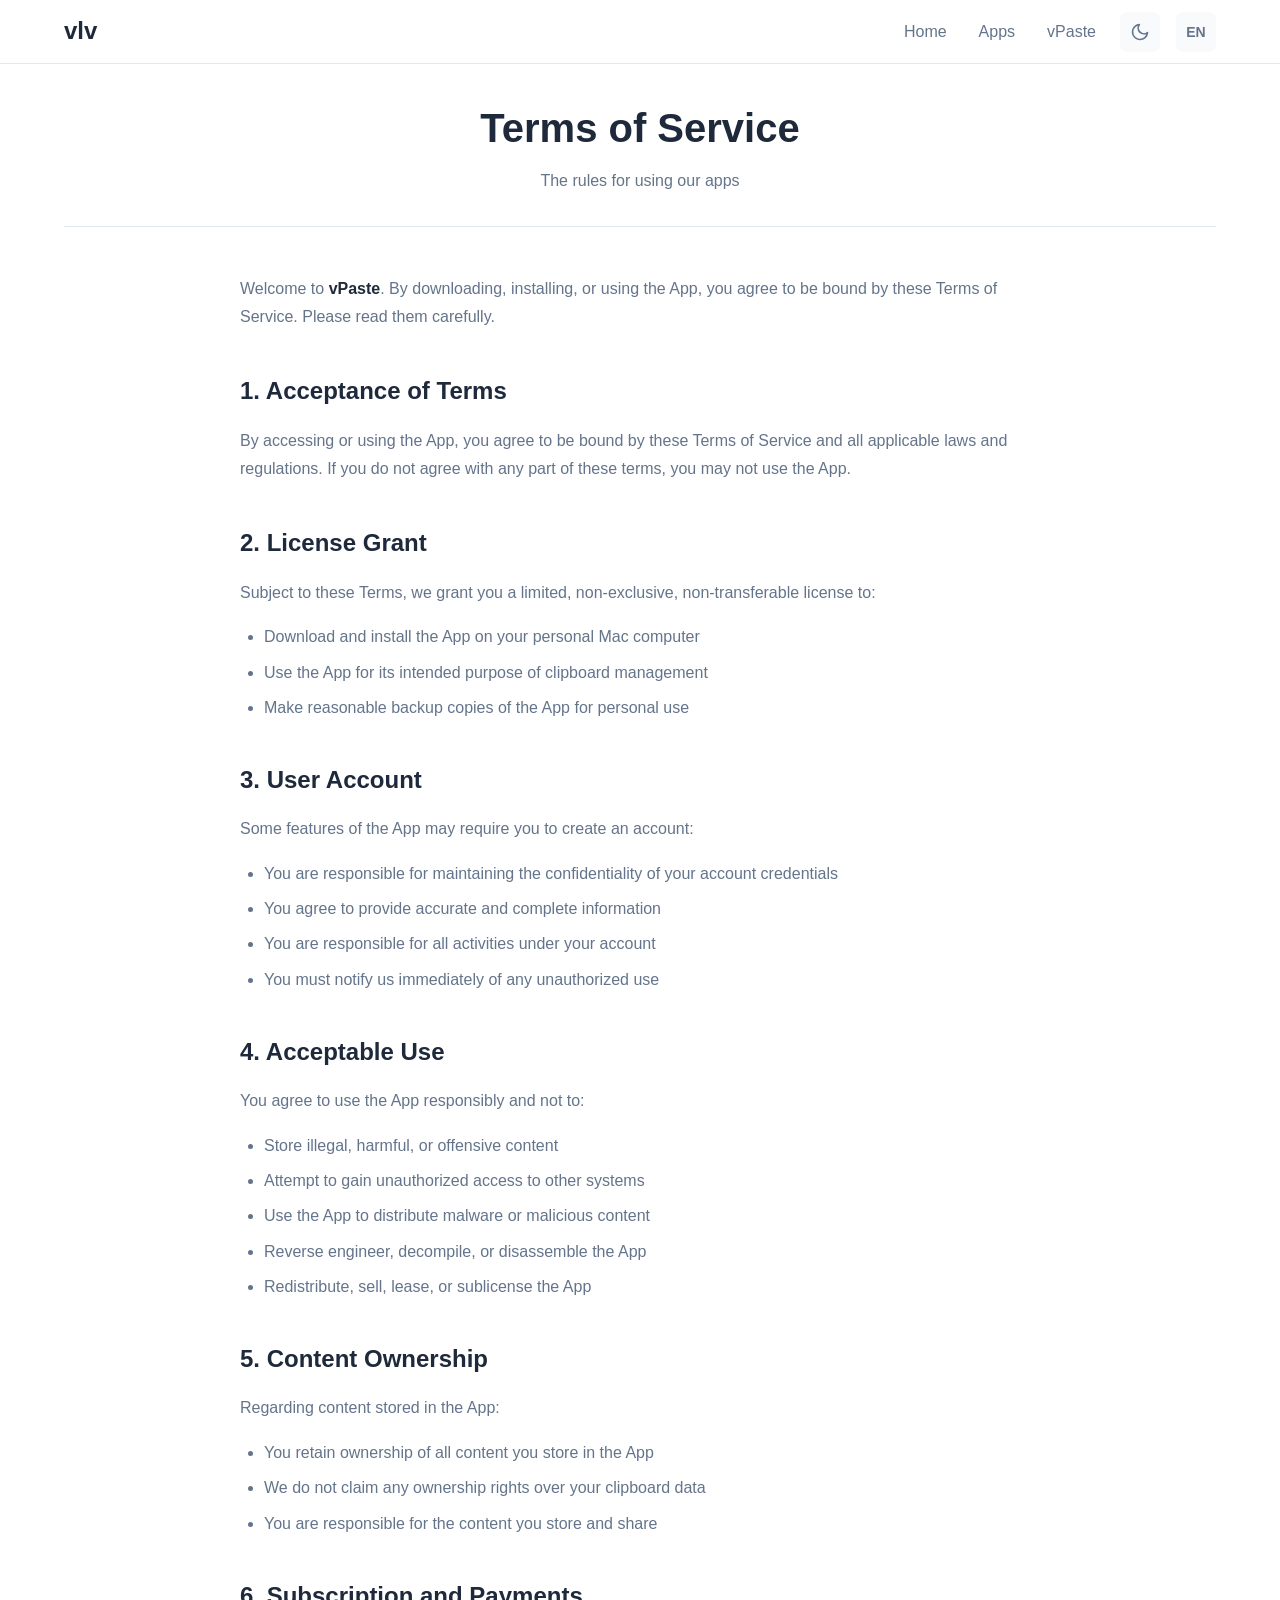
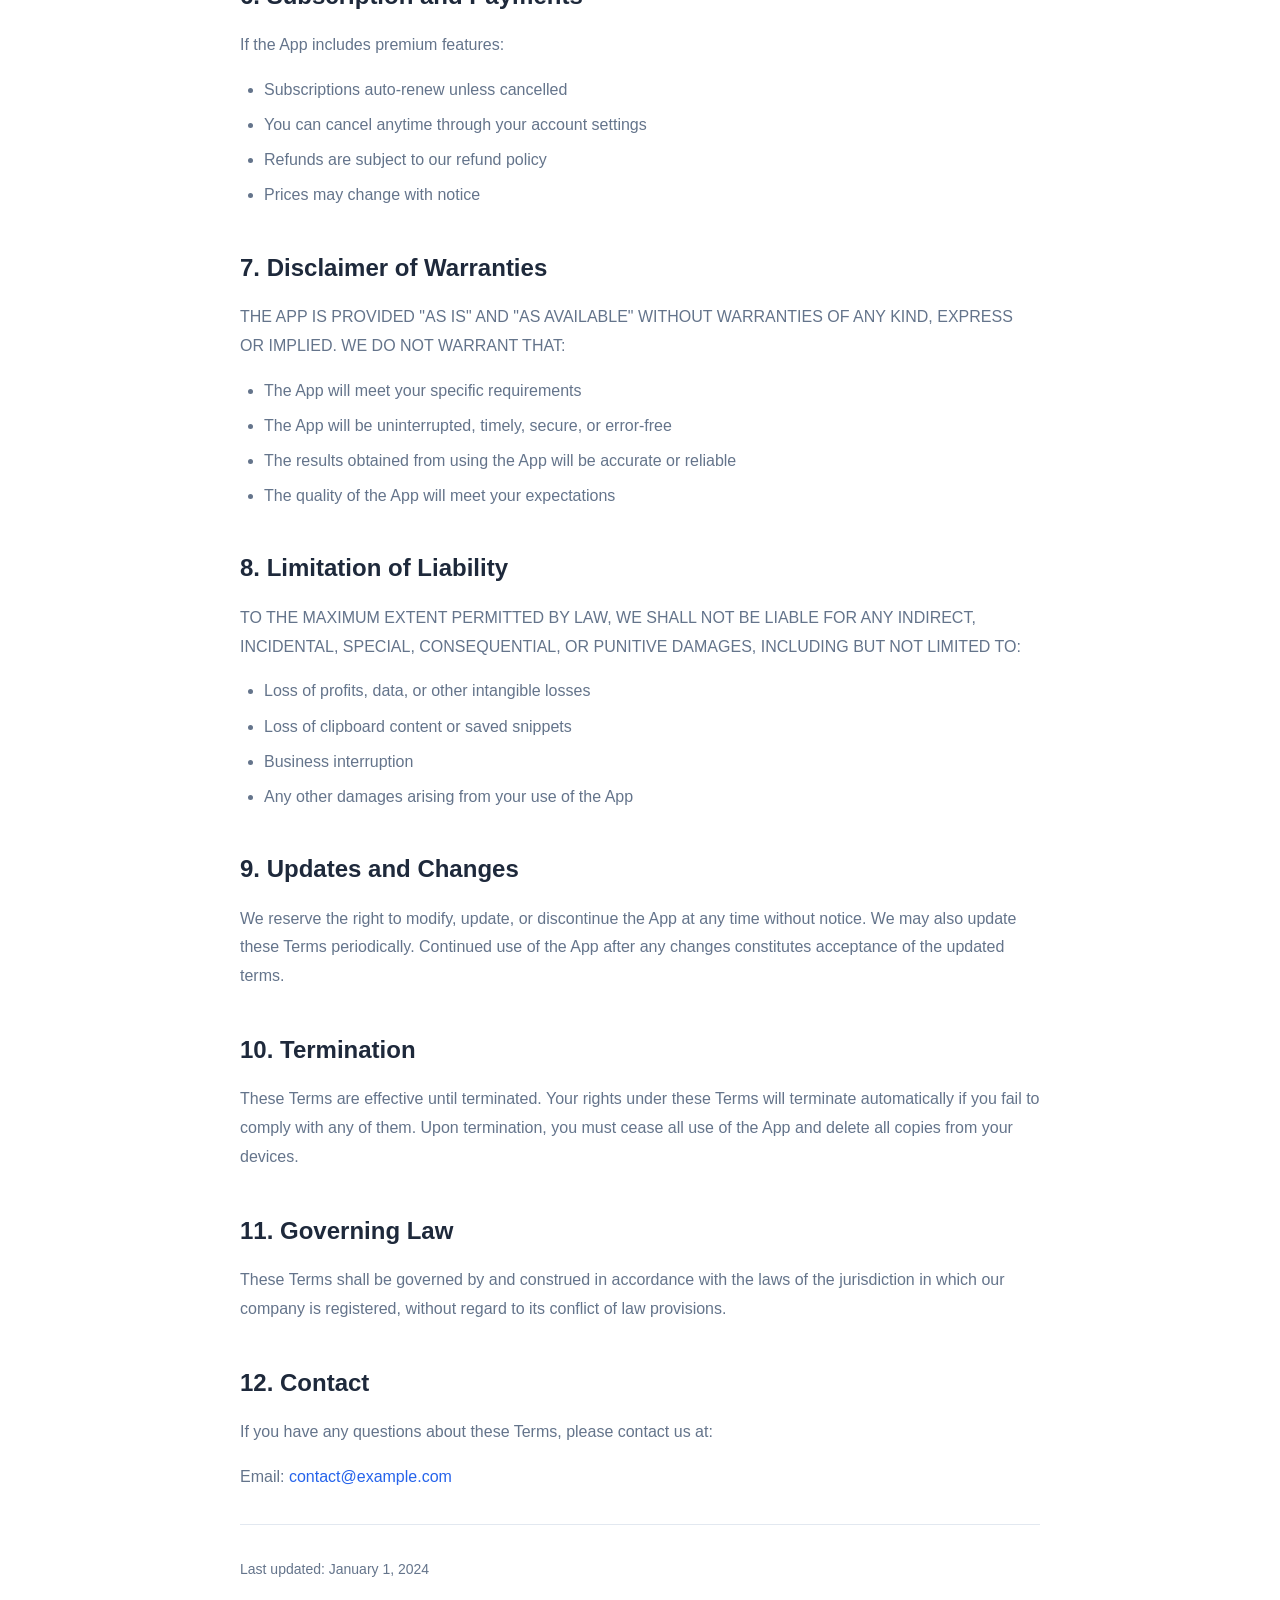
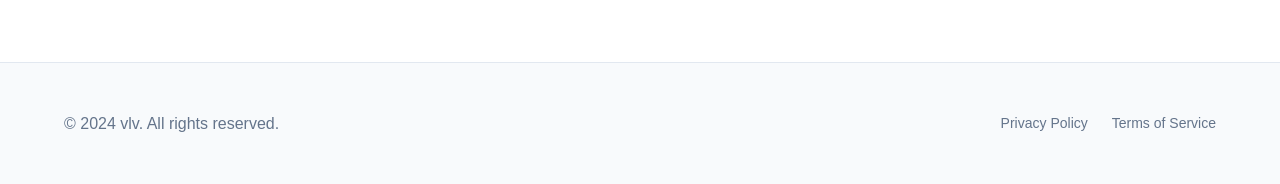
<file: vpaste/terms.html>
<!DOCTYPE html>
<html lang="en">
<head>
  <meta charset="UTF-8">
  <meta name="viewport" content="width=device-width, initial-scale=1.0">
  <title>Terms of Service | vPaste</title>
  <meta name="description" content="Terms of service for vPaste - The rules for using our app.">
  <meta name="robots" content="noindex, nofollow">
  
  <!-- Favicon -->
  <link rel="icon" type="image/png" href="/assets/images/vpaste/icon.png">
  
  <!-- Styles -->
  <link rel="stylesheet" href="../assets/css/styles.css">
</head>
<body>
  <!-- Header -->
  <header class="header">
    <div class="container header-content">
      <a href="/" class="logo">
        <span>vlv</span>
      </a>
      
      <nav class="nav">
        <ul class="nav-links">
          <li><a href="/" class="nav-link" data-i18n="nav_home">Home</a></li>
          <li><a href="/#apps" class="nav-link" data-i18n="nav_apps">Apps</a></li>
          <li><a href="/vpaste/" class="nav-link">vPaste</a></li>
        </ul>
        
        <div class="header-actions">
          <button class="theme-toggle" aria-label="Toggle theme">
            <svg xmlns="http://www.w3.org/2000/svg" viewBox="0 0 24 24" fill="none" stroke="currentColor" stroke-width="2" stroke-linecap="round" stroke-linejoin="round">
              <path d="M21 12.79A9 9 0 1 1 11.21 3 7 7 0 0 0 21 12.79z"></path>
            </svg>
          </button>
          <button class="lang-toggle" aria-label="Toggle language">EN</button>
          <button class="mobile-menu-btn" aria-label="Toggle menu">
            <svg xmlns="http://www.w3.org/2000/svg" viewBox="0 0 24 24" fill="none" stroke="currentColor" stroke-width="2" stroke-linecap="round" stroke-linejoin="round">
              <line x1="3" y1="12" x2="21" y2="12"></line>
              <line x1="3" y1="6" x2="21" y2="6"></line>
              <line x1="3" y1="18" x2="21" y2="18"></line>
            </svg>
          </button>
        </div>
      </nav>
    </div>
  </header>

  <!-- Terms of Service Content -->
  <main class="legal-page">
    <div class="container">
      <header class="legal-header">
        <h1 class="legal-title" data-i18n="terms_title">Terms of Service</h1>
        <p class="legal-subtitle" data-i18n="terms_subtitle">The rules for using our app</p>
      </header>
      
      <div class="legal-content">
        <p>Welcome to <strong data-i18n="vpaste_name">vPaste</strong>. By downloading, installing, or using the App, you agree to be bound by these Terms of Service. Please read them carefully.</p>
        
        <h2>1. Acceptance of Terms</h2>
        <p>By accessing or using the App, you agree to be bound by these Terms of Service and all applicable laws and regulations. If you do not agree with any part of these terms, you may not use the App.</p>
        
        <h2>2. License Grant</h2>
        <p>Subject to these Terms, we grant you a limited, non-exclusive, non-transferable license to:</p>
        <ul>
          <li>Download and install the App on your personal Mac computer</li>
          <li>Use the App for its intended purpose of clipboard management</li>
          <li>Make reasonable backup copies of the App for personal use</li>
        </ul>
        
        <h2>3. User Account</h2>
        <p>Some features of the App may require you to create an account:</p>
        <ul>
          <li>You are responsible for maintaining the confidentiality of your account credentials</li>
          <li>You agree to provide accurate and complete information</li>
          <li>You are responsible for all activities under your account</li>
          <li>You must notify us immediately of any unauthorized use</li>
        </ul>
        
        <h2>4. Acceptable Use</h2>
        <p>You agree to use the App responsibly and not to:</p>
        <ul>
          <li>Store illegal, harmful, or offensive content</li>
          <li>Attempt to gain unauthorized access to other systems</li>
          <li>Use the App to distribute malware or malicious content</li>
          <li>Reverse engineer, decompile, or disassemble the App</li>
          <li>Redistribute, sell, lease, or sublicense the App</li>
        </ul>
        
        <h2>5. Content Ownership</h2>
        <p>Regarding content stored in the App:</p>
        <ul>
          <li>You retain ownership of all content you store in the App</li>
          <li>We do not claim any ownership rights over your clipboard data</li>
          <li>You are responsible for the content you store and share</li>
        </ul>
        
        <h2>6. Subscription and Payments</h2>
        <p>If the App includes premium features:</p>
        <ul>
          <li>Subscriptions auto-renew unless cancelled</li>
          <li>You can cancel anytime through your account settings</li>
          <li>Refunds are subject to our refund policy</li>
          <li>Prices may change with notice</li>
        </ul>
        
        <h2>7. Disclaimer of Warranties</h2>
        <p>THE APP IS PROVIDED "AS IS" AND "AS AVAILABLE" WITHOUT WARRANTIES OF ANY KIND, EXPRESS OR IMPLIED. WE DO NOT WARRANT THAT:</p>
        <ul>
          <li>The App will meet your specific requirements</li>
          <li>The App will be uninterrupted, timely, secure, or error-free</li>
          <li>The results obtained from using the App will be accurate or reliable</li>
          <li>The quality of the App will meet your expectations</li>
        </ul>
        
        <h2>8. Limitation of Liability</h2>
        <p>TO THE MAXIMUM EXTENT PERMITTED BY LAW, WE SHALL NOT BE LIABLE FOR ANY INDIRECT, INCIDENTAL, SPECIAL, CONSEQUENTIAL, OR PUNITIVE DAMAGES, INCLUDING BUT NOT LIMITED TO:</p>
        <ul>
          <li>Loss of profits, data, or other intangible losses</li>
          <li>Loss of clipboard content or saved snippets</li>
          <li>Business interruption</li>
          <li>Any other damages arising from your use of the App</li>
        </ul>
        
        <h2>9. Updates and Changes</h2>
        <p>We reserve the right to modify, update, or discontinue the App at any time without notice. We may also update these Terms periodically. Continued use of the App after any changes constitutes acceptance of the updated terms.</p>
        
        <h2>10. Termination</h2>
        <p>These Terms are effective until terminated. Your rights under these Terms will terminate automatically if you fail to comply with any of them. Upon termination, you must cease all use of the App and delete all copies from your devices.</p>
        
        <h2>11. Governing Law</h2>
        <p>These Terms shall be governed by and construed in accordance with the laws of the jurisdiction in which our company is registered, without regard to its conflict of law provisions.</p>
        
        <h2>12. Contact</h2>
        <p>If you have any questions about these Terms, please contact us at:</p>
        <p>Email: <a href="mailto:contact@example.com">contact@example.com</a></p>
        
        <p class="legal-updated"><span data-i18n="updated">Last updated</span>: January 1, 2024</p>
      </div>
    </div>
  </main>

  <!-- Footer -->
  <footer class="footer">
    <div class="container footer-content">
      <p class="footer-text">&copy; 2024 vlv. <span data-i18n="footer_rights">All rights reserved.</span></p>
      <div class="footer-links">
        <a href="privacy.html" class="footer-link" data-i18n="footer_privacy">Privacy Policy</a>
        <a href="terms.html" class="footer-link" data-i18n="footer_terms">Terms of Service</a>
      </div>
    </div>
  </footer>

  <!-- Scripts -->
  <script src="../assets/js/i18n.js"></script>
  <script src="../assets/js/main.js"></script>
</body>
</html>
</file>
<file: assets/css/styles.css>
/* ===== CSS Variables ===== */
:root {
  --primary-color: #2563eb;
  --primary-dark: #1d4ed8;
  --secondary-color: #64748b;
  --accent-color: #3b82f6;
  --background: #ffffff;
  --background-alt: #f8fafc;
  --surface: #ffffff;
  --text-primary: #1e293b;
  --text-secondary: #64748b;
  --text-muted: #94a3b8;
  --border-color: #e2e8f0;
  --shadow-sm: 0 1px 2px rgba(0, 0, 0, 0.05);
  --shadow-md: 0 4px 6px -1px rgba(0, 0, 0, 0.1);
  --shadow-lg: 0 10px 15px -3px rgba(0, 0, 0, 0.1);
  --radius-sm: 0.375rem;
  --radius-md: 0.5rem;
  --radius-lg: 0.75rem;
  --radius-xl: 1rem;
  --transition-fast: 150ms ease;
  --transition-normal: 250ms ease;
  --font-sans: -apple-system, BlinkMacSystemFont, 'Segoe UI', Roboto, 'Helvetica Neue', Arial, sans-serif;
  --font-mono: 'SF Mono', Monaco, 'Cascadia Code', 'Roboto Mono', Consolas, monospace;
  --max-width: 1200px;
  --header-height: 4rem;
}

/* ===== Dark Mode ===== */
[data-theme="dark"] {
  --background: #0f172a;
  --background-alt: #1e293b;
  --surface: #1e293b;
  --text-primary: #f1f5f9;
  --text-secondary: #94a3b8;
  --text-muted: #64748b;
  --border-color: #334155;
  --shadow-sm: 0 1px 2px rgba(0, 0, 0, 0.3);
  --shadow-md: 0 4px 6px -1px rgba(0, 0, 0, 0.4);
  --shadow-lg: 0 10px 15px -3px rgba(0, 0, 0, 0.4);
}

/* ===== Reset & Base ===== */
*, *::before, *::after {
  box-sizing: border-box;
  margin: 0;
  padding: 0;
}

html {
  font-size: 16px;
  scroll-behavior: smooth;
  -webkit-font-smoothing: antialiased;
  -moz-osx-font-smoothing: grayscale;
}

body {
  font-family: var(--font-sans);
  background-color: var(--background);
  color: var(--text-primary);
  line-height: 1.6;
  min-height: 100vh;
  transition: background-color var(--transition-normal), color var(--transition-normal);
}

a {
  color: var(--primary-color);
  text-decoration: none;
  transition: color var(--transition-fast);
}

a:hover {
  color: var(--primary-dark);
}

img {
  max-width: 100%;
  height: auto;
  display: block;
}

ul, ol {
  list-style: none;
}

button {
  font-family: inherit;
  cursor: pointer;
  border: none;
  background: none;
}

/* ===== Layout ===== */
.container {
  width: 100%;
  max-width: var(--max-width);
  margin: 0 auto;
  padding: 0 1.5rem;
}

/* ===== Header ===== */
.header {
  position: fixed;
  top: 0;
  left: 0;
  right: 0;
  height: var(--header-height);
  background: var(--surface);
  border-bottom: 1px solid var(--border-color);
  z-index: 1000;
  backdrop-filter: blur(8px);
  background: rgba(var(--surface), 0.8);
}

[data-theme="dark"] .header {
  background: rgba(30, 41, 59, 0.8);
}

.header-content {
  display: flex;
  align-items: center;
  justify-content: space-between;
  height: 100%;
}

.logo {
  font-size: 1.5rem;
  font-weight: 700;
  color: var(--text-primary);
  display: flex;
  align-items: center;
  gap: 0.5rem;
}

.logo:hover {
  color: var(--primary-color);
}

.logo-icon {
  width: 2rem;
  height: 2rem;
  background: linear-gradient(135deg, var(--primary-color), var(--accent-color));
  border-radius: var(--radius-md);
  display: flex;
  align-items: center;
  justify-content: center;
  color: white;
  font-weight: 700;
}

.nav {
  display: flex;
  align-items: center;
  gap: 1.5rem;
}

.nav-links {
  display: flex;
  gap: 2rem;
}

.nav-link {
  color: var(--text-secondary);
  font-weight: 500;
  padding: 0.5rem 0;
  position: relative;
}

.nav-link:hover,
.nav-link.active {
  color: var(--text-primary);
}

.nav-link::after {
  content: '';
  position: absolute;
  bottom: 0;
  left: 0;
  width: 0;
  height: 2px;
  background: var(--primary-color);
  transition: width var(--transition-fast);
}

.nav-link:hover::after,
.nav-link.active::after {
  width: 100%;
}

/* ===== Language & Theme Switcher ===== */
.header-actions {
  display: flex;
  align-items: center;
  gap: 1rem;
}

.theme-toggle,
.lang-toggle {
  display: flex;
  align-items: center;
  justify-content: center;
  width: 2.5rem;
  height: 2.5rem;
  border-radius: var(--radius-md);
  color: var(--text-secondary);
  transition: all var(--transition-fast);
  background: var(--background-alt);
}

.theme-toggle:hover,
.lang-toggle:hover {
  color: var(--text-primary);
  background: var(--border-color);
}

.theme-toggle svg,
.lang-toggle svg {
  width: 1.25rem;
  height: 1.25rem;
}

.lang-toggle {
  font-weight: 600;
  font-size: 0.875rem;
}

/* ===== Mobile Menu ===== */
.mobile-menu-btn {
  display: none;
  width: 2.5rem;
  height: 2.5rem;
  align-items: center;
  justify-content: center;
  color: var(--text-primary);
}

.mobile-menu-btn svg {
  width: 1.5rem;
  height: 1.5rem;
}

@media (max-width: 768px) {
  .nav-links {
    display: none;
  }

  .mobile-menu-btn {
    display: flex;
  }

  .nav-links.active {
    display: flex;
    flex-direction: column;
    position: absolute;
    top: var(--header-height);
    left: 0;
    right: 0;
    background: var(--surface);
    padding: 1rem;
    border-bottom: 1px solid var(--border-color);
    gap: 1rem;
  }
}

/* ===== Hero Section ===== */
.hero {
  padding: calc(var(--header-height) + 4rem) 0 4rem;
  text-align: center;
  background: linear-gradient(to bottom, var(--background-alt), var(--background));
}

.hero-title {
  font-size: clamp(2.5rem, 5vw, 4rem);
  font-weight: 800;
  line-height: 1.1;
  margin-bottom: 1.5rem;
  background: linear-gradient(135deg, var(--text-primary), var(--primary-color));
  -webkit-background-clip: text;
  -webkit-text-fill-color: transparent;
  background-clip: text;
}

.hero-subtitle {
  font-size: 1.25rem;
  color: var(--text-secondary);
  max-width: 600px;
  margin: 0 auto 2rem;
}

.hero-actions {
  display: flex;
  gap: 1rem;
  justify-content: center;
  flex-wrap: wrap;
}

/* ===== Buttons ===== */
.btn {
  display: inline-flex;
  align-items: center;
  justify-content: center;
  gap: 0.5rem;
  padding: 0.75rem 1.5rem;
  font-size: 1rem;
  font-weight: 600;
  border-radius: var(--radius-md);
  transition: all var(--transition-fast);
  cursor: pointer;
}

.btn-primary {
  background: var(--primary-color);
  color: white;
}

.btn-primary:hover {
  background: var(--primary-dark);
  color: white;
  transform: translateY(-2px);
  box-shadow: var(--shadow-md);
}

.btn-secondary {
  background: var(--background-alt);
  color: var(--text-primary);
  border: 1px solid var(--border-color);
}

.btn-secondary:hover {
  background: var(--border-color);
  color: var(--text-primary);
}

.btn svg {
  width: 1.25rem;
  height: 1.25rem;
}

/* ===== Apps Grid ===== */
.apps-section {
  padding: 4rem 0;
}

.section-header {
  text-align: center;
  margin-bottom: 3rem;
}

.section-title {
  font-size: 2rem;
  font-weight: 700;
  margin-bottom: 0.5rem;
}

.section-subtitle {
  color: var(--text-secondary);
}

.apps-grid {
  display: grid;
  grid-template-columns: repeat(auto-fit, minmax(320px, 1fr));
  gap: 2rem;
}

/* ===== App Card ===== */
.app-card {
  background: var(--surface);
  border: 1px solid var(--border-color);
  border-radius: var(--radius-xl);
  overflow: hidden;
  transition: all var(--transition-normal);
  display: flex;
  flex-direction: column;
  height: 100%;
}

.app-card:hover {
  transform: translateY(-4px);
  box-shadow: var(--shadow-lg);
  border-color: var(--primary-color);
}

.app-card-icon-wrapper {
  padding: 1.5rem 1.5rem 0;
  text-align: center;
  min-height: 60px;
  display: flex;
  align-items: center;
  justify-content: center;
  background: none;
}

.app-card-icon-large {
  width: 7rem;
  height: 7rem;
  border-radius: var(--radius-xl);
  object-fit: contain;
  transition: all var(--transition-fast);
  /* Ensure consistent appearance regardless of original image size */
  max-width: 100%;
  max-height: 100%;
  /* Force same visual size by using fixed dimensions */
  width: 7rem !important;
  height: 7rem !important;
  /* Remove any background or shadow */
  background: transparent !important;
  box-shadow: none !important;
}

.app-card:hover .app-card-icon-large {
  transform: translateY(-4px);
}

.app-card-icon-large {
  width: 7rem;
  height: 7rem;
  border-radius: var(--radius-xl);
  object-fit: contain;
  transition: all var(--transition-fast);
  /* Ensure consistent appearance regardless of original image size */
  max-width: 100%;
  max-height: 100%;
  /* Force same visual size by using fixed dimensions */
  width: 7rem !important;
  height: 7rem !important;
}

.app-card:hover .app-card-icon-large {
  transform: translateY(-4px);
}

.app-card-icon-large {
  width: 3.5rem;
  height: 3.5rem;
  border-radius: var(--radius-lg);
  object-fit: contain;
  background: var(--background-alt);
  box-shadow: var(--shadow-sm);
  transition: all var(--transition-fast);
  /* Ensure consistent appearance regardless of original image size */
  max-width: 100%;
  max-height: 100%;
}

.app-card:hover .app-card-icon-large {
  transform: translateY(-2px);
  box-shadow: var(--shadow-md);
}

.app-card-content {
  padding: 0 1.5rem 1.5rem;
  flex: 1;
  display: flex;
  flex-direction: column;
}

.app-card-header {
  margin-bottom: 1rem;
  flex-shrink: 0;
}

.app-card-title {
  font-size: 1.25rem;
  font-weight: 700;
  line-height: 1.3;
}

.app-card-category {
  font-size: 0.875rem;
  color: var(--text-muted);
  display: block;
  margin-top: 0.25rem;
}

.app-card-description {
  color: var(--text-secondary);
  margin-bottom: 1.5rem;
  line-height: 1.7;
  flex: 1;
}

.app-card-footer {
  display: flex;
  justify-content: space-between;
  align-items: center;
  flex-shrink: 0;
}

.app-card-category {
  font-size: 0.875rem;
  color: var(--text-muted);
}

.app-card-description {
  color: var(--text-secondary);
  margin-bottom: 1.5rem;
  line-height: 1.7;
}

.app-card-footer {
  display: flex;
  justify-content: space-between;
  align-items: center;
}

.app-card-link {
  display: inline-flex;
  align-items: center;
  gap: 0.5rem;
  font-weight: 600;
  color: var(--primary-color);
}

.app-card-link svg {
  width: 1rem;
  height: 1rem;
  transition: transform var(--transition-fast);
}

.app-card-link:hover svg {
  transform: translateX(4px);
}

/* ===== Footer ===== */
.footer {
  padding: 3rem 0;
  border-top: 1px solid var(--border-color);
  background: var(--background-alt);
}

.footer-content {
  display: flex;
  justify-content: space-between;
  align-items: center;
  flex-wrap: wrap;
  gap: 1rem;
}

.footer-text {
  color: var(--text-secondary);
}

.footer-links {
  display: flex;
  gap: 1.5rem;
}

.footer-link {
  color: var(--text-secondary);
  font-size: 0.875rem;
}

.footer-link:hover {
  color: var(--text-primary);
}

/* ===== Legal Pages ===== */
.legal-page {
  padding-top: calc(var(--header-height) + 2rem);
  padding-bottom: 4rem;
}

.legal-header {
  text-align: center;
  margin-bottom: 3rem;
  padding-bottom: 2rem;
  border-bottom: 1px solid var(--border-color);
}

.legal-title {
  font-size: 2.5rem;
  font-weight: 800;
  margin-bottom: 0.5rem;
}

.legal-subtitle {
  color: var(--text-secondary);
}

.legal-content {
  max-width: 800px;
  margin: 0 auto;
}

.legal-content h2 {
  font-size: 1.5rem;
  margin-top: 2.5rem;
  margin-bottom: 1rem;
  color: var(--text-primary);
}

.legal-content h3 {
  font-size: 1.25rem;
  margin-top: 2rem;
  margin-bottom: 0.75rem;
  color: var(--text-primary);
}

.legal-content p {
  margin-bottom: 1rem;
  color: var(--text-secondary);
  line-height: 1.8;
}

.legal-content ul {
  margin-bottom: 1rem;
  padding-left: 1.5rem;
}

.legal-content li {
  margin-bottom: 0.5rem;
  color: var(--text-secondary);
  line-height: 1.7;
  list-style: disc;
}

.legal-content strong {
  color: var(--text-primary);
}

.legal-updated {
  font-size: 0.875rem;
  color: var(--text-muted);
  margin-top: 2rem;
  padding-top: 2rem;
  border-top: 1px solid var(--border-color);
}

/* ===== App Detail Page ===== */
.app-detail {
  padding-top: var(--header-height);
}

.app-hero {
  padding: 4rem 0;
  background: linear-gradient(to bottom, var(--background-alt), var(--background));
}

.app-hero-content {
  display: grid;
  grid-template-columns: 1fr 1.5fr;
  gap: 4rem;
  align-items: center;
}

@media (max-width: 768px) {
  .app-hero-content {
    grid-template-columns: 1fr;
    text-align: center;
  }
}

.app-hero-info {
  display: flex;
  flex-direction: column;
  gap: 1rem;
}

.app-detail-icon {
  width: 6rem;
  height: 6rem;
  border-radius: var(--radius-xl);
  object-fit: cover;
  box-shadow: var(--shadow-lg);
}

.app-detail-title {
  font-size: 2.5rem;
  font-weight: 800;
}

.app-detail-category {
  display: inline-block;
  padding: 0.25rem 0.75rem;
  background: var(--primary-color);
  color: white;
  font-size: 0.875rem;
  font-weight: 600;
  border-radius: var(--radius-sm);
  width: fit-content;
}

@media (max-width: 768px) {
  .app-detail-category {
    margin: 0 auto;
  }
}

.app-detail-description {
  font-size: 1.125rem;
  color: var(--text-secondary);
  line-height: 1.7;
}

.app-hero-screenshot {
  border-radius: var(--radius-xl);
  overflow: hidden;
  box-shadow: var(--shadow-lg);
  background: var(--background-alt);
}

.app-hero-screenshot img {
  width: 100%;
  height: auto;
}

.app-features {
  padding: 4rem 0;
}

.features-grid {
  display: grid;
  grid-template-columns: repeat(auto-fit, minmax(280px, 1fr));
  gap: 1.5rem;
  margin-top: 2rem;
}

.feature-card {
  background: var(--surface);
  border: 1px solid var(--border-color);
  border-radius: var(--radius-lg);
  padding: 1.5rem;
  transition: all var(--transition-fast);
}

.feature-card:hover {
  border-color: var(--primary-color);
  box-shadow: var(--shadow-md);
}

.feature-icon {
  width: 3rem;
  height: 3rem;
  border-radius: var(--radius-md);
  background: linear-gradient(135deg, var(--primary-color), var(--accent-color));
  display: flex;
  align-items: center;
  justify-content: center;
  margin-bottom: 1rem;
}

.feature-icon svg {
  width: 1.5rem;
  height: 1.5rem;
  color: white;
}

.feature-title {
  font-size: 1.125rem;
  font-weight: 600;
  margin-bottom: 0.5rem;
}

.feature-description {
  color: var(--text-secondary);
  font-size: 0.9375rem;
}

.app-actions {
  padding: 4rem 0;
  background: var(--background-alt);
  text-align: center;
}

.app-actions-title {
  font-size: 1.5rem;
  font-weight: 700;
  margin-bottom: 1.5rem;
}

.download-buttons {
  display: flex;
  gap: 1rem;
  justify-content: center;
  flex-wrap: wrap;
}

.legal-links {
  display: flex;
  gap: 2rem;
  justify-content: center;
  margin-top: 2rem;
}

.legal-links a {
  color: var(--text-secondary);
  font-size: 0.875rem;
}

.legal-links a:hover {
  color: var(--primary-color);
}

/* ===== Utilities ===== */
.text-center {
  text-align: center;
}

.mt-4 {
  margin-top: 2rem;
}

/* ===== Animations ===== */
@keyframes fadeIn {
  from {
    opacity: 0;
    transform: translateY(20px);
  }
  to {
    opacity: 1;
    transform: translateY(0);
  }
}

.animate-in {
  animation: fadeIn 0.6s ease forwards;
}

.animate-delay-1 {
  animation-delay: 0.1s;
}

.animate-delay-2 {
  animation-delay: 0.2s;
}

.animate-delay-3 {
  animation-delay: 0.3s;
}

/* ===== App Store Download Section ===== */
.download-buttons {
  display: flex;
  justify-content: center;
  align-items: center;
  flex-wrap: wrap;
  gap: 1rem;
}

.app-actions .download-buttons {
  margin-top: 2rem;
  justify-content: center;
}

.app-store-badge {
  height: auto;
  max-height: 82px;
  width: auto;
  transition: transform var(--transition-fast);
}

.app-store-badge:hover {
  transform: translateY(-1px);
}

[data-theme="dark"] .app-store-badge {
  /* 在深色模式下可能需要调整图片颜色 */
  filter: brightness(1.1);
}

@media (max-width: 640px) {
  .download-buttons {
    gap: 0.5rem;
  }

  .app-actions .download-buttons {
    margin-top: 1.5rem;
  }

  .app-store-badge {
    max-height: 60px;
  }
}

/* ===== Responsive ===== */
@media (max-width: 640px) {
  .container {
    padding: 0 1rem;
  }

  .hero {
    padding: calc(var(--header-height) + 2rem) 0 2rem;
  }

  .apps-section,
  .app-features,
  .app-actions {
    padding: 2rem 0;
  }

  .section-title {
    font-size: 1.5rem;
  }

  .legal-title {
    font-size: 1.75rem;
  }

  .footer-content {
    flex-direction: column;
    text-align: center;
  }

  .app-store-btn {
    padding: 0.5rem 1rem;
    gap: 0.5rem;
  }

  .app-store-icon {
    height: 1.25rem;
  }

  .app-store-name {
    font-size: 1rem;
  }
}
</file>
